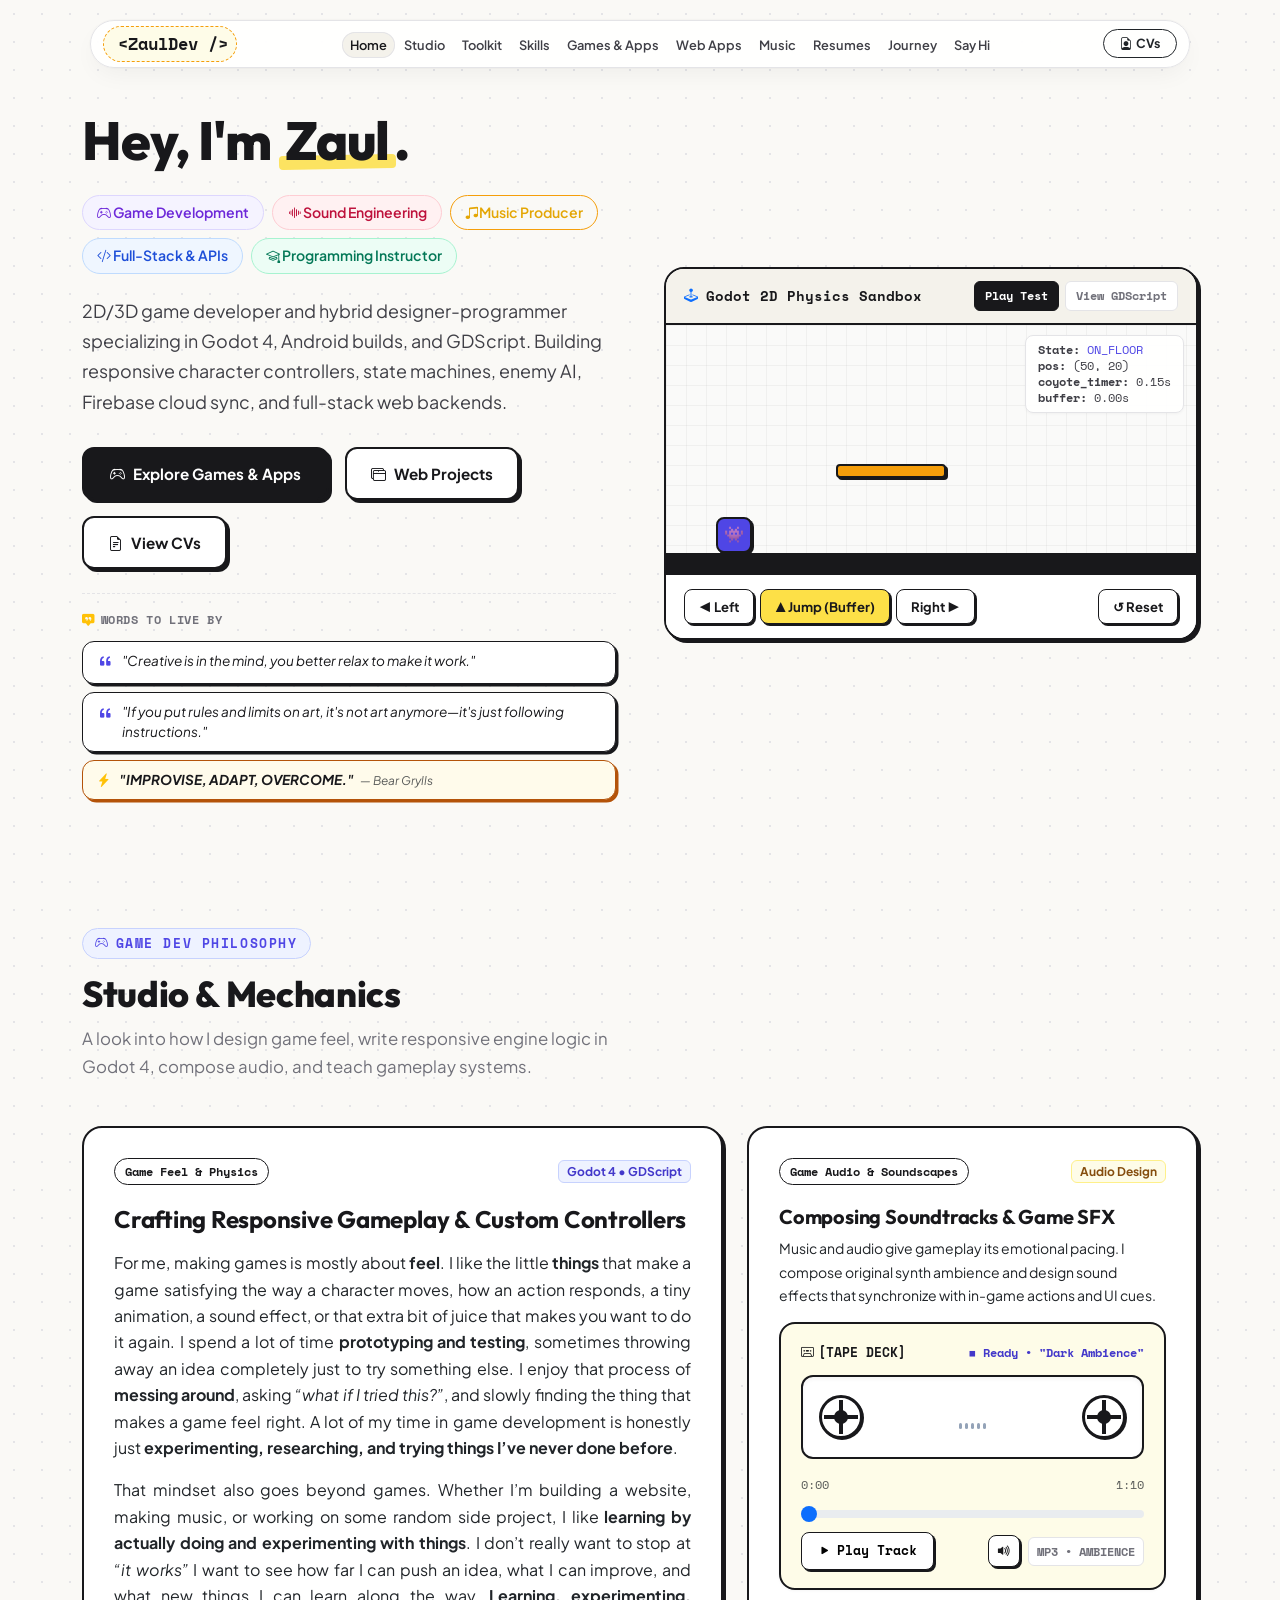
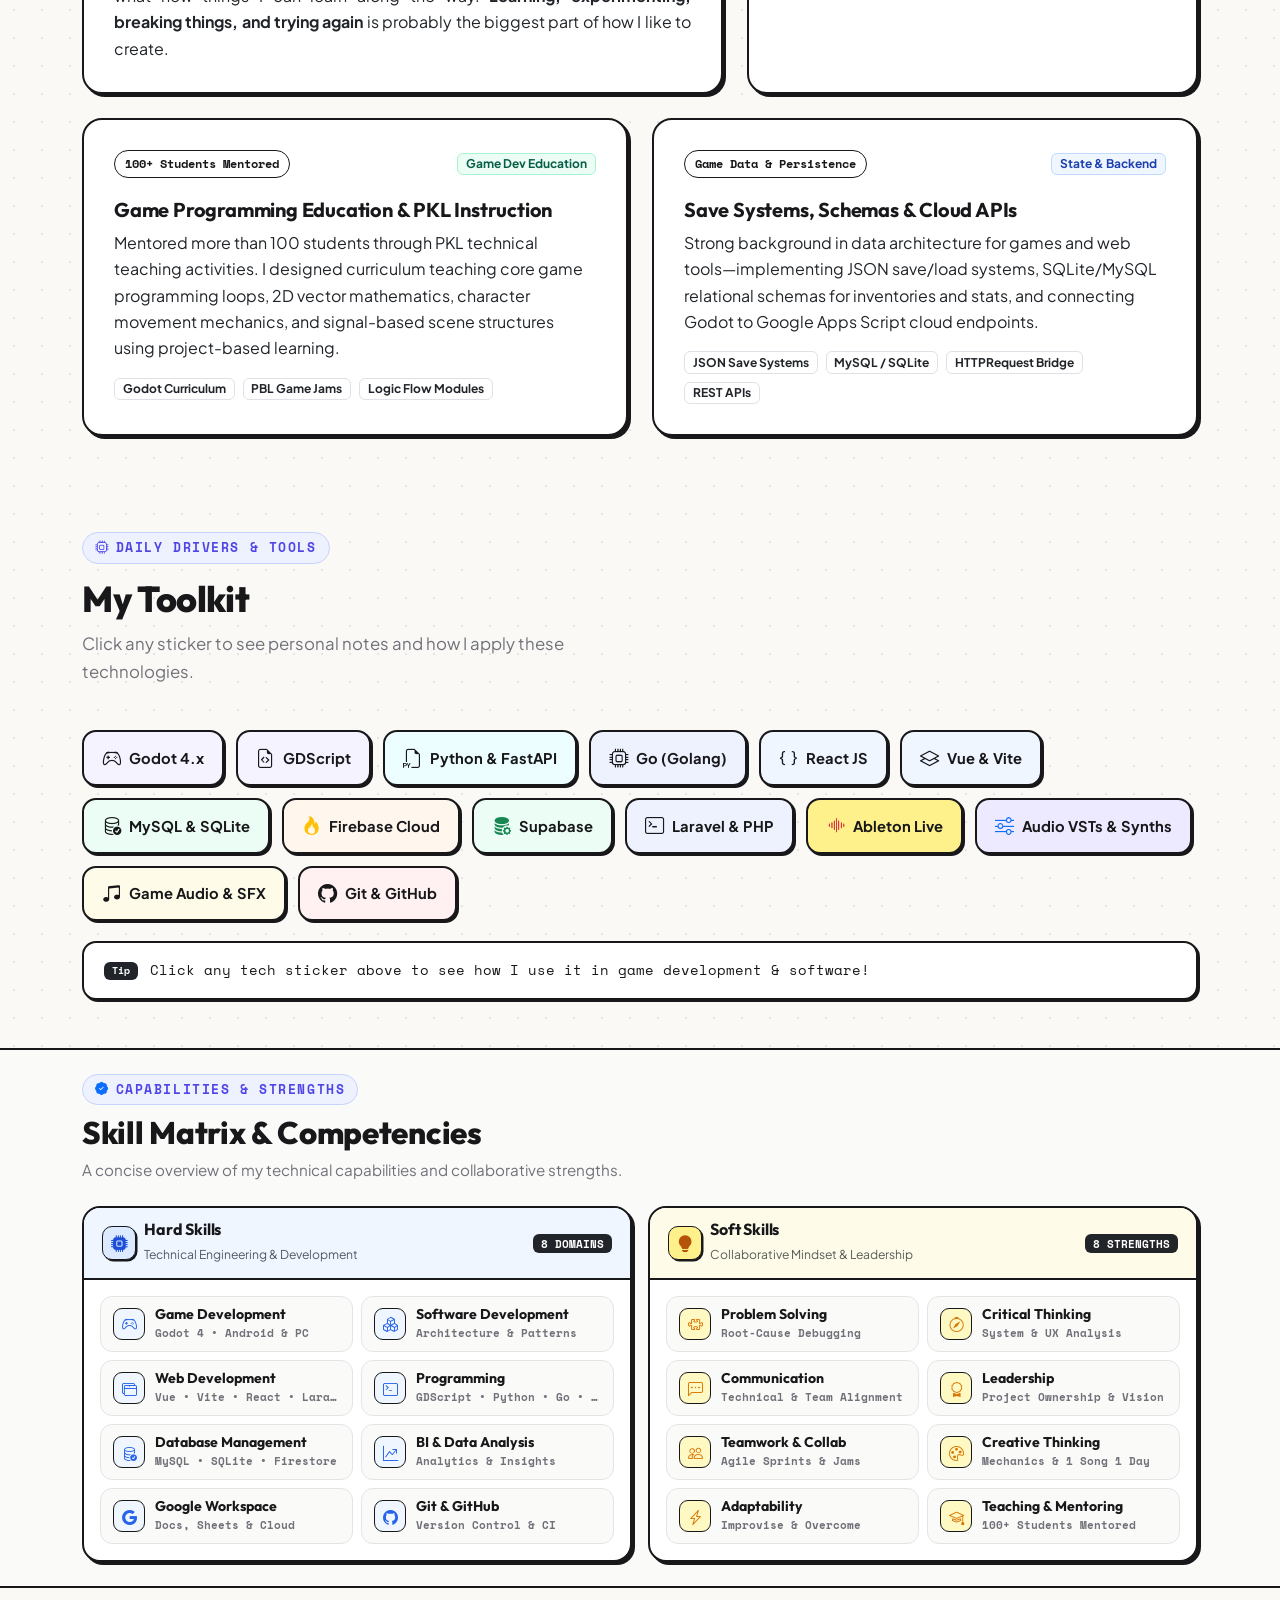
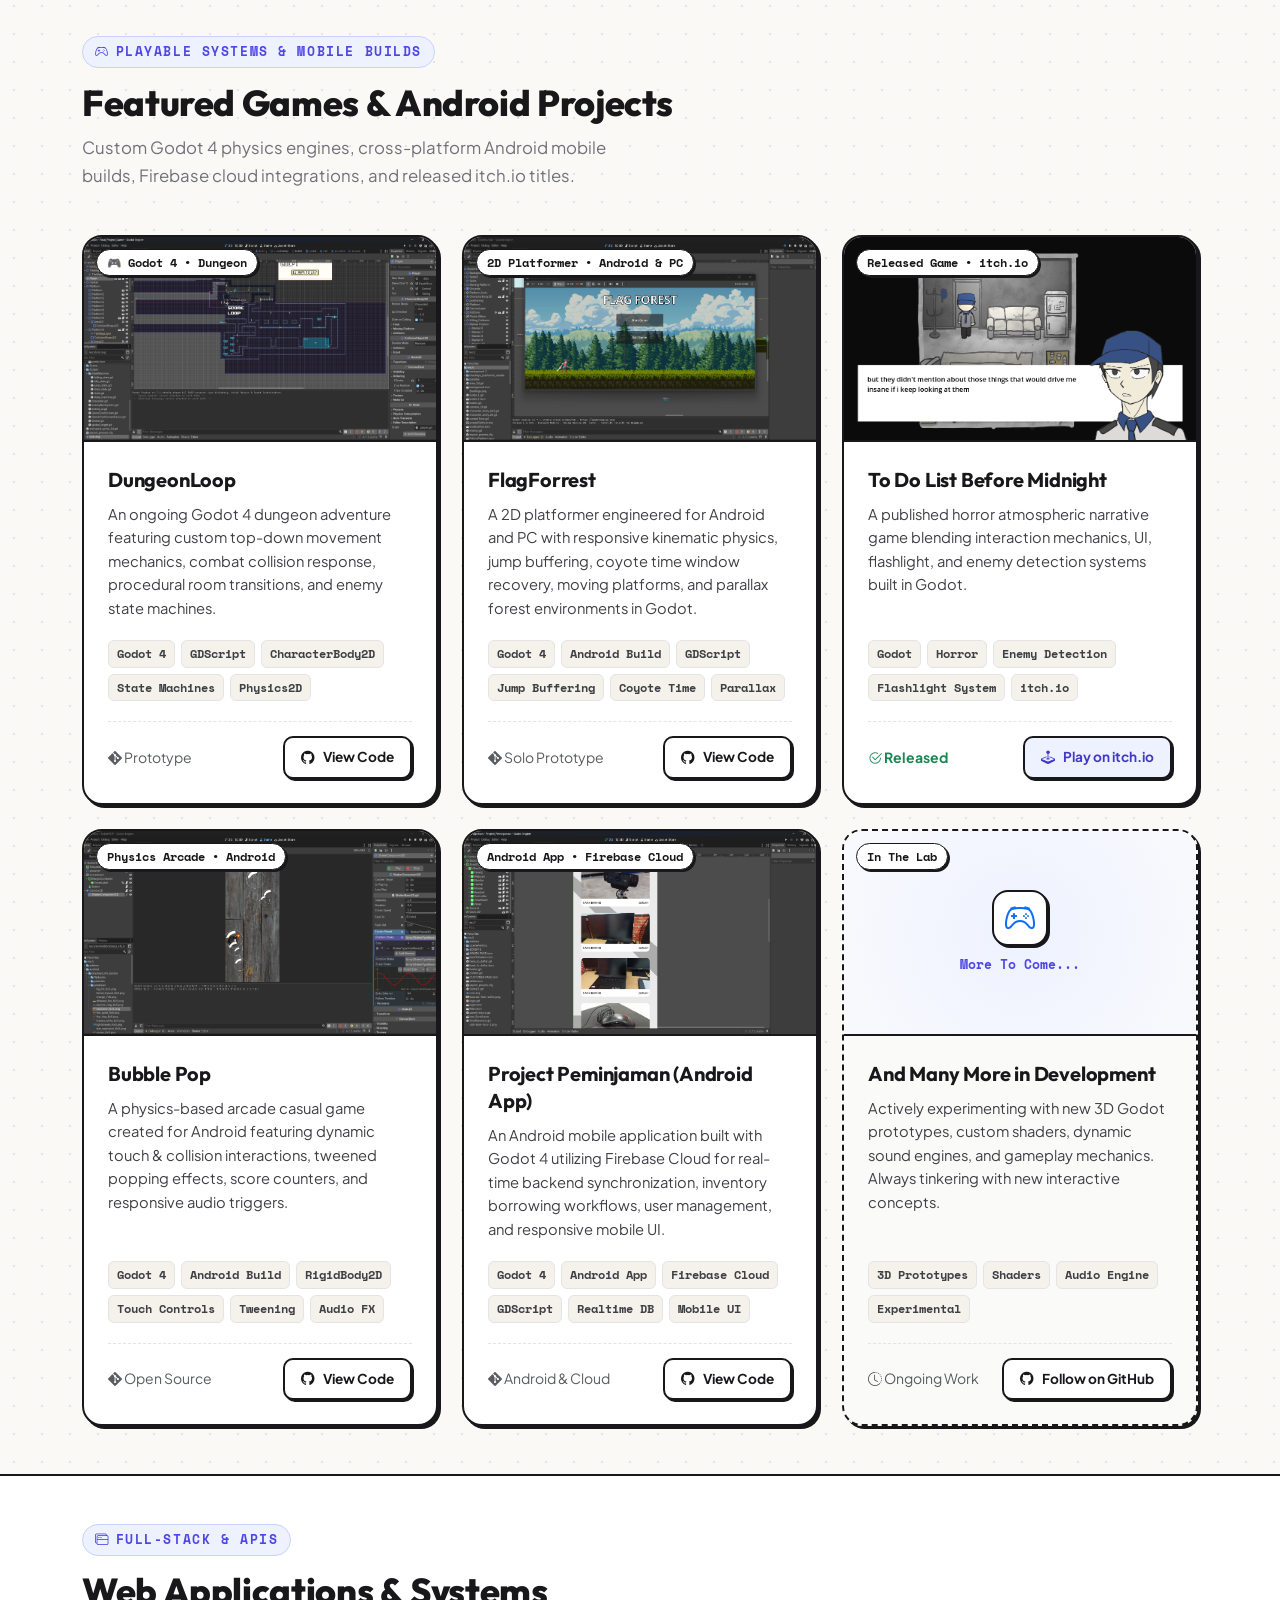
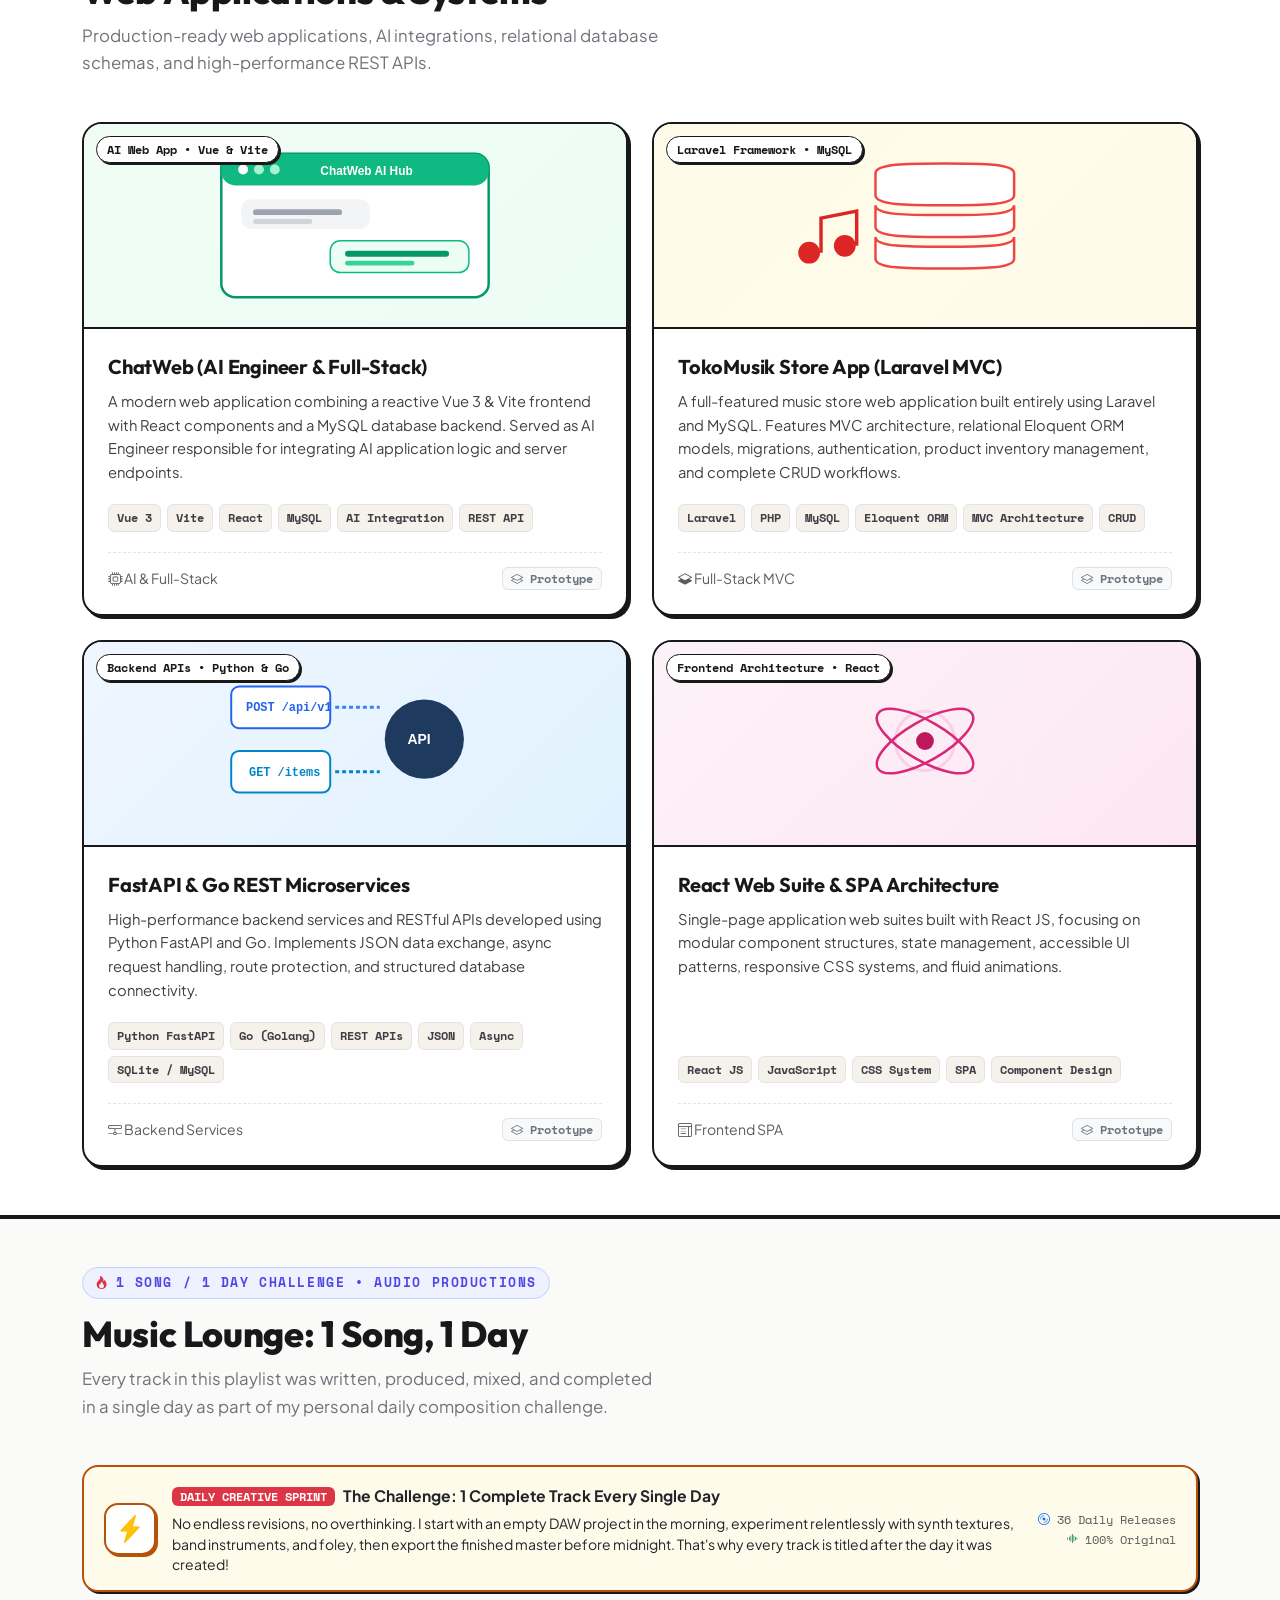
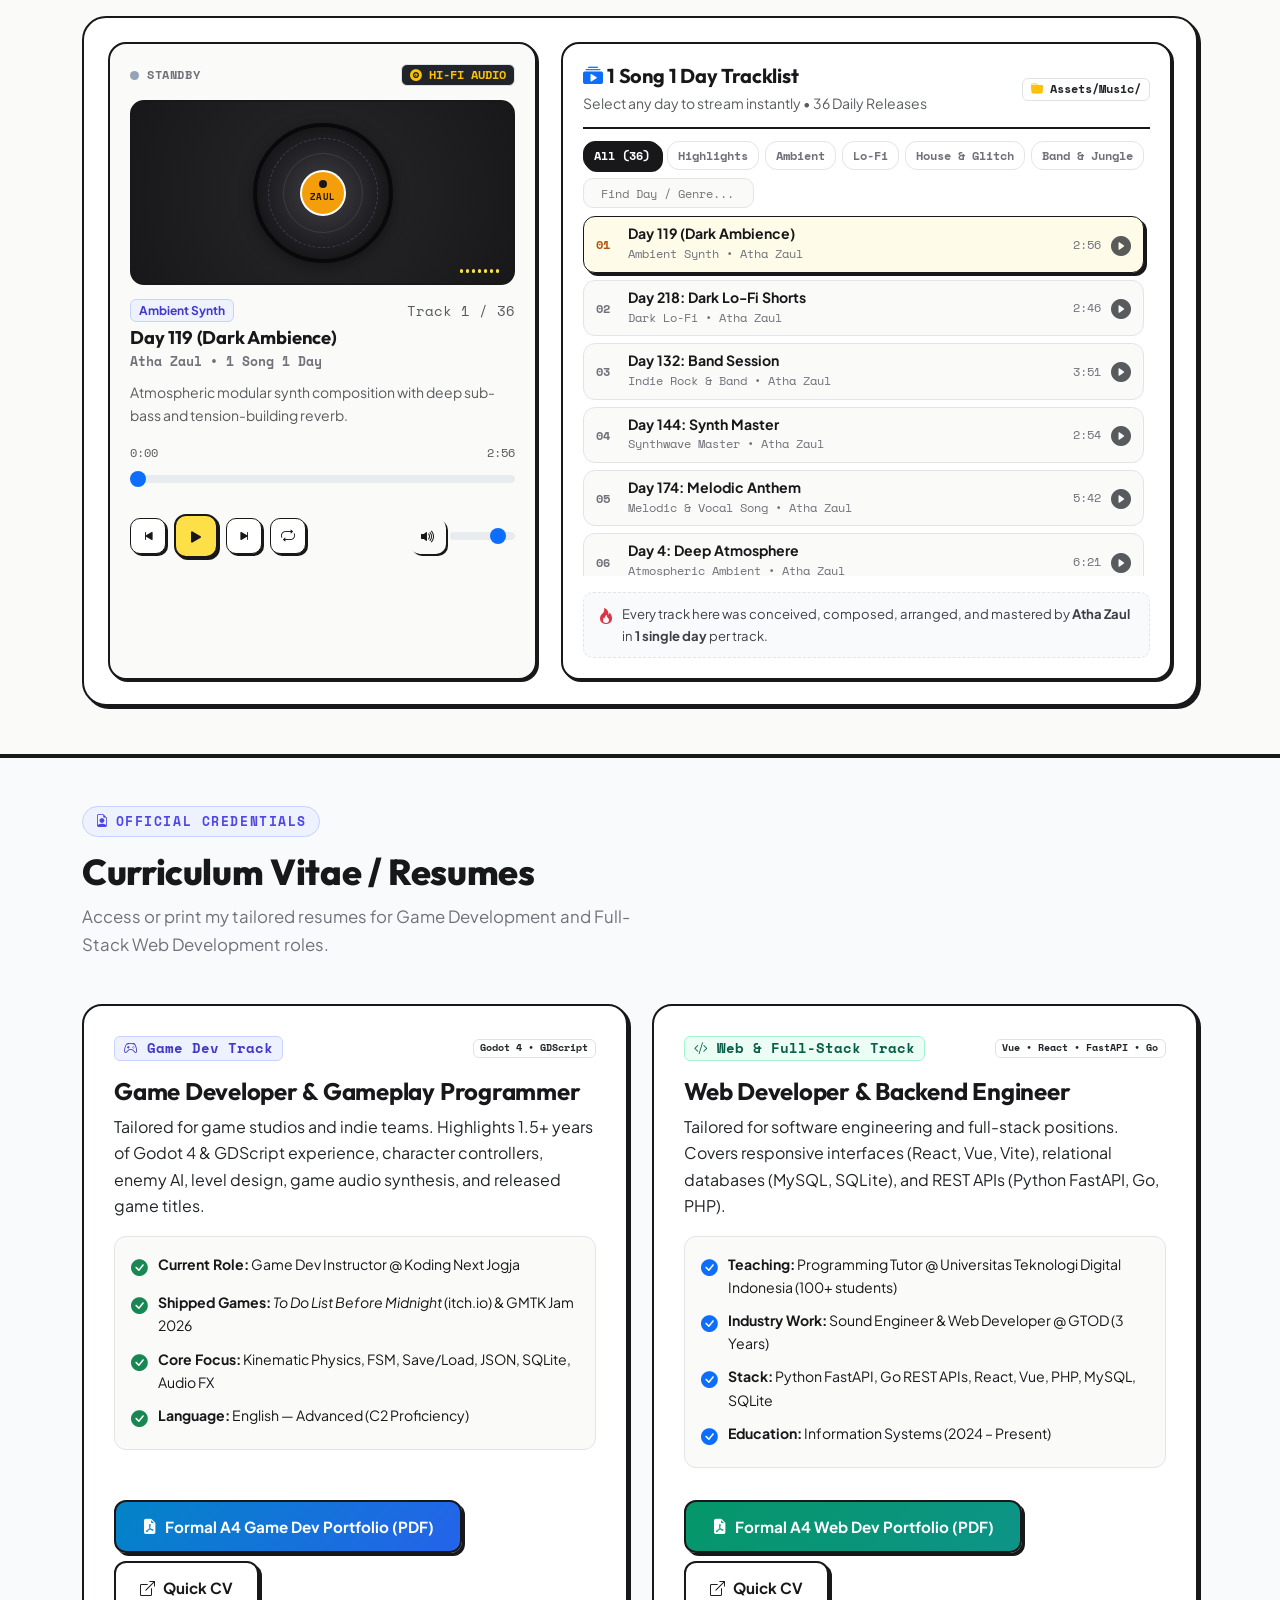
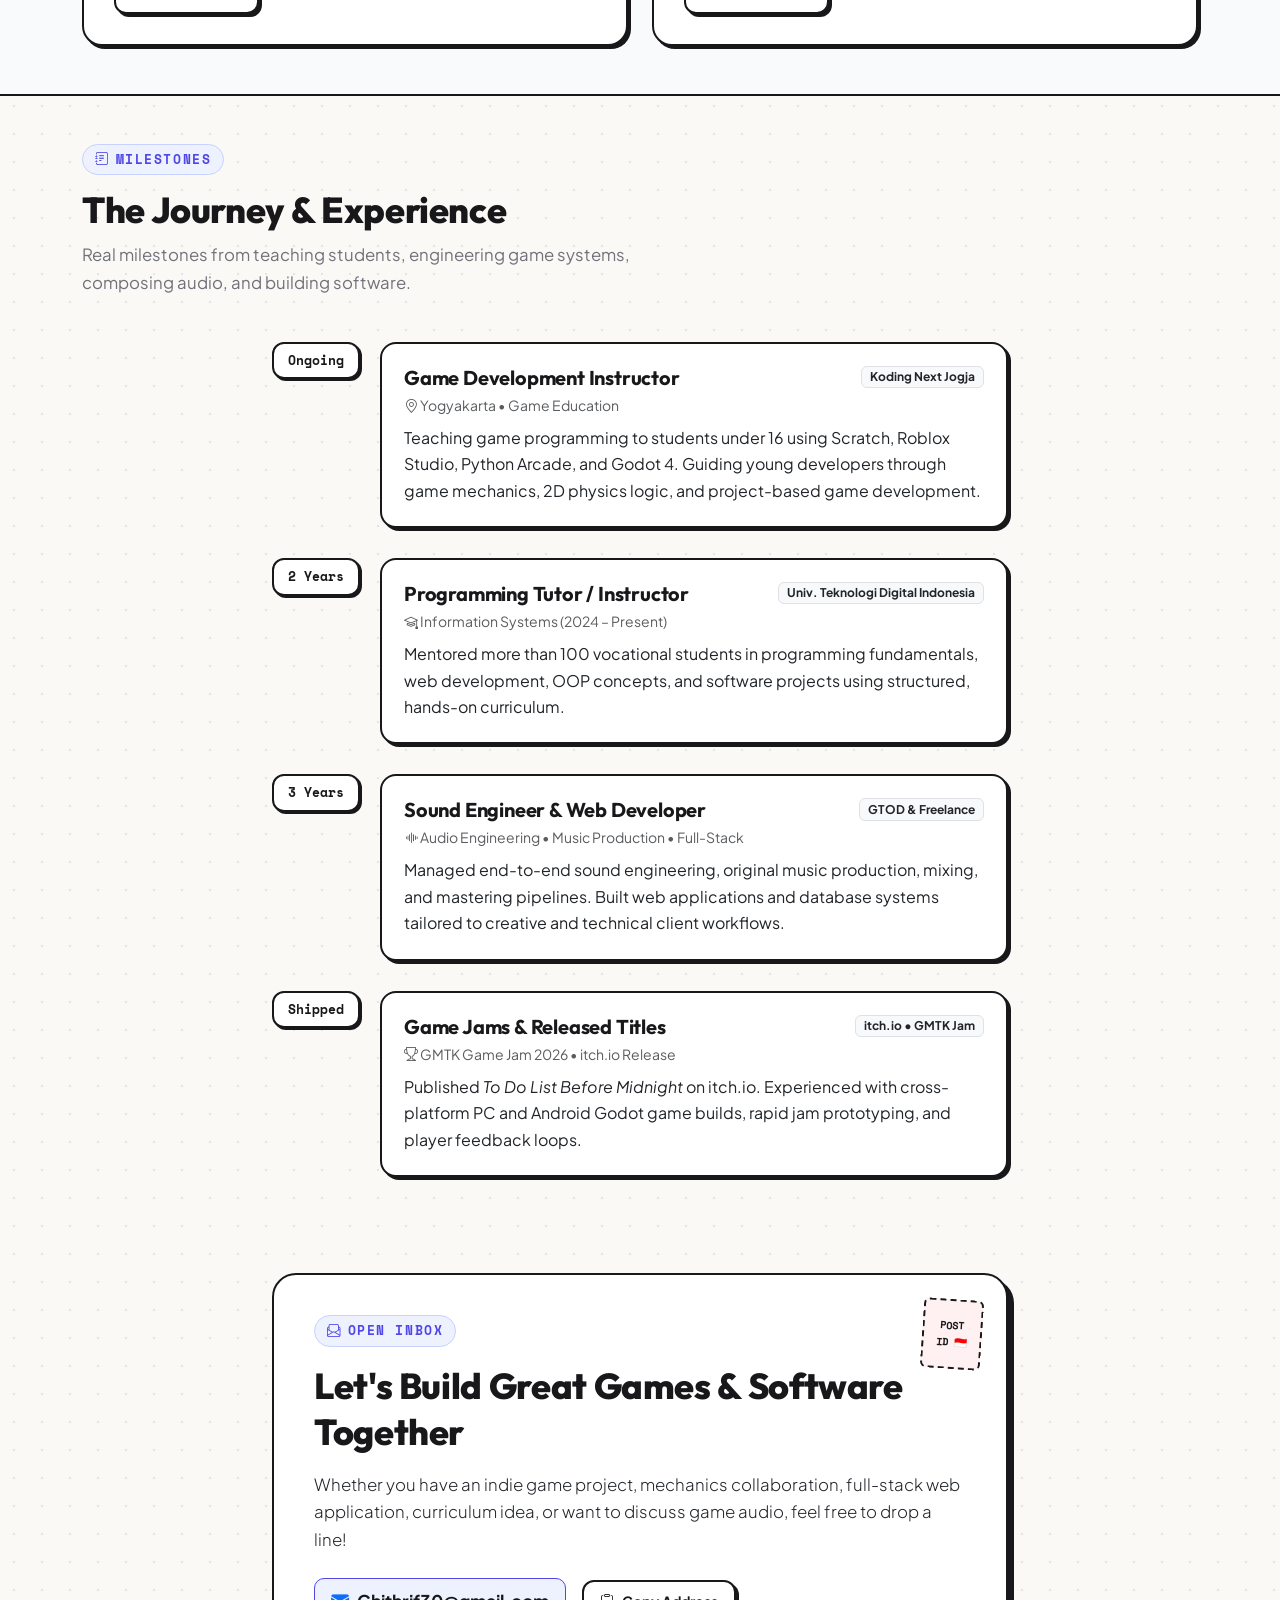
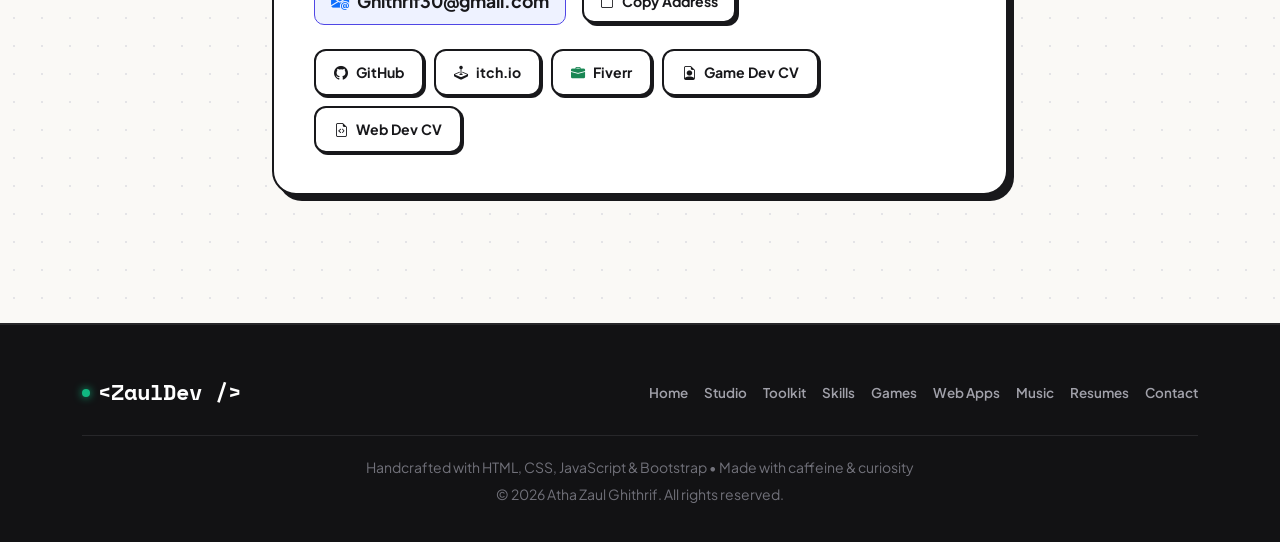
<file: index.html>
<!DOCTYPE html>
<html lang="en">

<head>
  <meta charset="UTF-8">
  <meta name="viewport" content="width=device-width, initial-scale=1.0">
  <title>Zaul — Game Developer, Programmer & Audio Creator</title>
  <meta name="description"
    content="Personal space of Zaul — College student, Godot 4 game developer, programmer, and audio creator engineering custom physics, gameplay mechanics, and interactive software.">

  <!-- Google Fonts -->
  <link rel="preconnect" href="https://fonts.googleapis.com">
  <link rel="preconnect" href="https://fonts.gstatic.com" crossorigin>
  <link
    href="https://fonts.googleapis.com/css2?family=Outfit:wght@500;600;700;800;900&family=Plus+Jakarta+Sans:wght@400;500;600;700;800&family=Space+Mono:ital,wght@0,400;0,700;1,400&display=swap"
    rel="stylesheet">

  <!-- Bootstrap 5 CSS -->
  <link href="https://cdn.jsdelivr.net/npm/bootstrap@5.3.2/dist/css/bootstrap.min.css" rel="stylesheet">

  <!-- Bootstrap Icons -->
  <link href="https://cdn.jsdelivr.net/npm/bootstrap-icons@1.11.2/font/bootstrap-icons.min.css" rel="stylesheet">

  <!-- Custom Creative Light Theme CSS -->
  <link href="css/style.css" rel="stylesheet">
</head>

<body>

  <!-- Floating Navigation Dock -->
  <header class="navbar-floating">
    <div class="nav-pill-container">
      <a class="nav-brand-playful" href="#home">
        <span></span> &lt;ZaulDev /&gt;
      </a>

      <ul class="nav-links-wrap d-none d-lg-flex">
        <li><a class="nav-item-link active" href="#home">Home</a></li>
        <li><a class="nav-item-link" href="#about">Studio</a></li>
        <li><a class="nav-item-link" href="#toolkit">Toolkit</a></li>
        <li><a class="nav-item-link" href="#skills">Skills</a></li>
        <li><a class="nav-item-link" href="#lab">Games & Apps</a></li>
        <li><a class="nav-item-link" href="#web-projects">Web Apps</a></li>
        <li><a class="nav-item-link" href="#music">Music</a></li>
        <li><a class="nav-item-link" href="#resumes">Resumes</a></li>
        <li><a class="nav-item-link" href="#journey">Journey</a></li>
        <li><a class="nav-item-link" href="#contact">Say Hi</a></li>
      </ul>

      <div class="d-flex align-items-center gap-2">
        <a href="#resumes"
          class="btn btn-sm btn-outline-dark rounded-pill px-3 py-1 fw-bold d-none d-sm-inline-flex align-items-center gap-1"
          style="font-size: 0.78rem;">
          <i class="bi bi-file-earmark-person"></i> CVs
        </a>
        <button class="btn btn-sm d-lg-none p-1 border-0" id="mobile-menu-toggle" aria-label="Toggle navigation">
          <i class="bi bi-list fs-4"></i>
        </button>
      </div>
    </div>

    <!-- Mobile Dropdown Menu -->
    <div class="mobile-nav-drawer" id="mobile-nav-drawer">
      <a class="mobile-nav-link active" href="#home"><i class="bi bi-house"></i> Home</a>
      <a class="mobile-nav-link" href="#about"><i class="bi bi-compass"></i> Studio</a>
      <a class="mobile-nav-link" href="#toolkit"><i class="bi bi-cpu"></i> Toolkit</a>
      <a class="mobile-nav-link" href="#skills"><i class="bi bi-patch-check"></i> Skills Matrix</a>
      <a class="mobile-nav-link" href="#lab"><i class="bi bi-controller"></i> Games & Apps</a>
      <a class="mobile-nav-link" href="#web-projects"><i class="bi bi-window-stack"></i> Web Apps</a>
      <a class="mobile-nav-link" href="#music"><i class="bi bi-music-note-beamed"></i> Music Lounge</a>
      <a class="mobile-nav-link" href="#resumes"><i class="bi bi-file-earmark-person"></i> Resumes / CV</a>
      <a class="mobile-nav-link" href="#journey"><i class="bi bi-journal-text"></i> Journey</a>
      <a class="mobile-nav-link" href="#contact"><i class="bi bi-chat-heart"></i> Say Hi</a>
    </div>
  </header>

  <!-- Hero Section (Human & Interactive) -->
  <section id="home" class="hero-indie">
    <div class="container">
      <div class="row align-items-center g-5">
        <!-- Hero Intro Text -->
        <div class="col-lg-6 reveal">
          <!-- <div class="hero-tag-badge">
            <i class="bi bi-controller text-primary"></i> Godot 4 & Gameplay Systems Developer
          </div> -->

          <h1 class="hero-main-title">
            Hey, I'm <span class="highlight-pen">Zaul</span>.
          </h1>

          <div class="hero-roles-pills">
            <span class="role-pill role-pill-game"><i class="bi bi-controller"></i> Game Development</span>
            <span class="role-pill role-pill-music"><i class="bi bi-soundwave"></i> Sound Engineering</span>
            <span class="role-pill role-pill-music2"><i class="bi bi-music-note-beamed"></i>Music Producer</span>
            <span class="role-pill role-pill-web"><i class="bi bi-code-slash"></i> Full-Stack & APIs</span>
            <span class="role-pill role-pill-edu"><i class="bi bi-mortarboard"></i> Programming Instructor</span>
          </div>

          <p class="hero-bio-lead">
            2D/3D game developer and hybrid designer-programmer specializing in Godot 4, Android builds, and GDScript.
            Building responsive character controllers, state machines, enemy AI, Firebase cloud sync, and full-stack web
            backends.
          </p>

          <div class="d-flex flex-wrap gap-3 mb-4">
            <a href="#lab" class="btn-indie-primary">
              <i class="bi bi-controller"></i> Explore Games & Apps
            </a>
            <a href="#web-projects" class="btn-indie-secondary">
              <i class="bi bi-window-stack"></i> Web Projects
            </a>
            <a href="#resumes" class="btn-indie-secondary">
              <i class="bi bi-file-earmark-text"></i> View CVs
            </a>
          </div>

          <!-- Personal Philosophy / Words to Live By -->
          <div class="hero-mindset-wrap pt-3">
            <div class="mindset-label">
              <i class="bi bi-chat-square-quote-fill text-warning"></i> <span>Words to Live By</span>
            </div>
            <div class="mindset-quotes-stack">
              <div class="mindset-quote-item">
                <i class="bi bi-quote quote-icon"></i>
                <span class="quote-text">"Creative is in the mind, you better relax to make it work."</span>
              </div>
              <div class="mindset-quote-item">
                <i class="bi bi-quote quote-icon"></i>
                <span class="quote-text">"If you put rules and limits on art, it's not art anymore—it's just following
                  instructions."</span>
              </div>
              <div class="mindset-quote-item highlight-bear">
                <i class="bi bi-lightning-charge-fill text-warning"></i>
                <span class="quote-text"><strong>"IMPROVISE, ADAPT, OVERCOME."</strong> <span
                    class="text-muted small ms-1">— Bear Grylls</span></span>
              </div>
            </div>
          </div>
        </div>

        <!-- Hero Right: Interactive 2D Physics Simulator -->
        <div class="col-lg-6 reveal">
          <div class="hero-sandbox-card">
            <div class="sandbox-header">
              <div class="sandbox-title">
                <i class="bi bi-joystick text-primary"></i> Godot 2D Physics Sandbox
              </div>
              <div class="sandbox-tabs">
                <button class="sandbox-tab-btn active" id="tab-sim">Play Test</button>
                <button class="sandbox-tab-btn" id="tab-code">View GDScript</button>
              </div>
            </div>

            <!-- Canvas Simulator View -->
            <div class="sandbox-canvas-area" id="sandbox-canvas">
              <div class="sandbox-telemetry" id="sandbox-telemetry">
                <div><strong>State:</strong> <span style="color: #4f46e5;">ON_FLOOR</span></div>
                <div><strong>pos:</strong> (50, 20)</div>
                <div><strong>coyote_timer:</strong> 0.15s</div>
                <div><strong>buffer:</strong> 0.00s</div>
              </div>

              <!-- Moving Platform -->
              <div class="physics-platform"></div>

              <!-- Character Box -->
              <div class="physics-character" id="physics-char">👾</div>

              <!-- Floor Ground -->
              <div class="physics-floor"></div>
            </div>

            <!-- GDScript Code View (Hidden by default) -->
            <div id="sandbox-code"
              style="display: none; padding: 20px; background: #ffffff; min-height: 250px; font-family: var(--font-mono); font-size: 0.78rem; overflow-x: auto;">
              <pre style="margin: 0; color: #334155;">
<span style="color: #d946ef; font-weight: bold;">extends</span> CharacterBody2D

<span style="color: #d946ef; font-weight: bold;">const</span> SPEED = 300.0
<span style="color: #d946ef; font-weight: bold;">const</span> JUMP_VELOCITY = -400.0
<span style="color: #94a3b8;"># Coyote time & jump buffer for game feel</span>
<span style="color: #d946ef; font-weight: bold;">var</span> coyote_timer = 0.15

<span style="color: #4f46e5; font-weight: bold;">func</span> _physics_process(delta):
    <span style="color: #d946ef; font-weight: bold;">if not</span> is_on_floor():
        velocity.y += gravity * delta
    <span style="color: #d946ef; font-weight: bold;">if</span> Input.is_action_just_pressed("jump"):
        velocity.y = JUMP_VELOCITY
    move_and_slide()
</pre>
            </div>

            <!-- Interactive Controller Bar -->
            <div class="sandbox-controls-bar" id="sandbox-controls">
              <div class="sandbox-btn-group">
                <button class="sandbox-action-btn" id="btn-left">◀ Left</button>
                <button class="sandbox-action-btn jump-btn" id="btn-jump">▲ Jump (Buffer)</button>
                <button class="sandbox-action-btn" id="btn-right">Right ▶</button>
              </div>
              <button class="sandbox-action-btn" id="btn-reset" title="Reset position">↺ Reset</button>
            </div>
          </div>
        </div>
      </div>
    </div>
  </section>

  <!-- Studio / About Bento Section -->
  <section id="about" class="py-5">
    <div class="container">
      <div class="section-indie-header">
        <span class="section-kicker"><i class="bi bi-controller"></i> Game Dev Philosophy</span>
        <h2 class="section-big-title">Studio & Mechanics</h2>
        <p class="section-subtitle-text">
          A look into how I design game feel, write responsive engine logic in Godot 4, compose audio, and teach
          gameplay systems.
        </p>
      </div>

      <div class="row g-4">
        <!-- Bento Card 1: Core Approach -->
        <div class="col-lg-7">
          <div class="bento-card">
            <div class="bento-card-header">
              <span class="bento-tag">Game Feel & Physics</span>
              <span class="badge" style="background: #eef2ff; color: #4338ca; border: 1px solid #c7d2fe;">Godot 4 •
                GDScript</span>
            </div>
            <h3 class="h4 fw-bold mb-3">Crafting Responsive Gameplay & Custom Controllers</h3>
            <p class="text-body mb-3" style="text-align: justify;">
              For me, making games is mostly about <b>feel</b>. I like the little <b>things</b> that make a game
              satisfying the way a
              character moves,
              how an action responds, a tiny animation, a sound effect, or that extra bit of juice that makes you want
              to do it again.
              I spend a lot of time <b>prototyping and testing</b>, sometimes throwing away an idea completely just to
              try
              something else. I enjoy that process of <b>messing around</b>,
              asking <i>“what if I tried this?”</i>, and slowly finding the thing that makes a game feel right.
              A lot of my time in game development is honestly just <b>experimenting, researching, and trying things
                I’ve</b>
              <b>never done before</b>.

            </p>
            <p class="text-body mb-0" style="text-align: justify;">
              That mindset also goes beyond games. Whether I’m building a website, making music, or working on some
              random side project,
              I like <b>learning by actually doing and experimenting with things</b>.
              I don’t really want to stop at <i>“it works”</i> I want to see how far I can push an idea, what I can
              improve,
              and what new things I can learn along the way.
              <b>Learning, experimenting, breaking things, and trying again</b> is probably the biggest part of how I
              like to
              create.

            </p>
          </div>
        </div>

        <!-- Bento Card 2: The Music & Sound Connection -->
        <div class="col-lg-5">
          <div class="bento-card">
            <div class="bento-card-header">
              <span class="bento-tag">Game Audio & Soundscapes</span>
              <span class="badge" style="background: #fefce8; color: #854d0e; border: 1px solid #fef08a;">Audio
                Design</span>
            </div>
            <h4 class="h5 fw-bold mb-2">Composing Soundtracks & Game SFX</h4>
            <p class="small text-body mb-2">
              Music and audio give gameplay its emotional pacing. I compose original synth ambience and design sound
              effects that synchronize with in-game actions and UI cues.
            </p>

            <!-- Interactive Audio Cassette Tape Widget -->
            <div class="audio-tape-widget">
              <audio id="tape-audio" src="Assets/Dark Ambience.mp3" preload="metadata"></audio>

              <div class="tape-header">
                <span class="d-flex align-items-center gap-1">
                  <i class="bi bi-cassette"></i> [TAPE DECK]
                </span>
                <span id="tape-status" class="tape-status-text">■ Ready • "Dark Ambience"</span>
              </div>

              <!-- Cassette Tape Window -->
              <div class="tape-window">
                <div class="tape-reels">
                  <div class="tape-reel reel-left">
                    <div class="reel-spokes"></div>
                  </div>
                  <div class="tape-middle-bridge">
                    <div class="tape-wave-bars" id="tape-wave-bars">
                      <span class="wave-bar"></span>
                      <span class="wave-bar"></span>
                      <span class="wave-bar"></span>
                      <span class="wave-bar"></span>
                      <span class="wave-bar"></span>
                    </div>
                  </div>
                  <div class="tape-reel reel-right">
                    <div class="reel-spokes"></div>
                  </div>
                </div>
              </div>

              <!-- Audio Scrub & Time Tracker -->
              <div class="tape-progress-wrap mt-3">
                <div class="d-flex justify-content-between text-muted"
                  style="font-family: var(--font-mono); font-size: 0.72rem; margin-bottom: 4px;">
                  <span id="tape-current-time">0:00</span>
                  <span id="tape-duration">--:--</span>
                </div>
                <input type="range" class="form-range tape-scrubber" id="tape-scrubber" min="0" max="100" value="0"
                  step="0.1">
              </div>

              <div class="tape-controls mt-2">
                <button class="btn-tape-play" id="btn-tape-play">
                  <i class="bi bi-play-fill"></i> Play Track
                </button>
                <div class="d-flex align-items-center gap-2">
                  <button class="btn-tape-mute" id="btn-tape-mute" title="Toggle Mute">
                    <i class="bi bi-volume-up-fill"></i>
                  </button>
                  <span class="tape-format-badge">MP3 • AMBIENCE</span>
                </div>
              </div>
            </div>
          </div>
        </div>

        <!-- Bento Card 3: Teaching & Mentorship -->
        <div class="col-lg-6">
          <div class="bento-card">
            <div class="bento-card-header">
              <span class="bento-tag">100+ Students Mentored</span>
              <span class="badge" style="background: #ecfdf5; color: #065f46; border: 1px solid #a7f3d0;">Game Dev
                Education</span>
            </div>
            <h4 class="h5 fw-bold mb-2">Game Programming Education & PKL Instruction</h4>
            <p class="text-body mb-3">
              Mentored more than 100 students through PKL technical teaching activities. I designed curriculum teaching
              core game programming loops, 2D vector mathematics, character movement mechanics, and signal-based scene
              structures using project-based learning.
            </p>
            <div class="d-flex flex-wrap gap-2">
              <span class="badge bg-white text-dark border">Godot Curriculum</span>
              <span class="badge bg-white text-dark border">PBL Game Jams</span>
              <span class="badge bg-white text-dark border">Logic Flow Modules</span>
            </div>
          </div>
        </div>

        <!-- Bento Card 4: Databases & Backend -->
        <div class="col-lg-6">
          <div class="bento-card">
            <div class="bento-card-header">
              <span class="bento-tag">Game Data & Persistence</span>
              <span class="badge" style="background: #eff6ff; color: #1e40af; border: 1px solid #bfdbfe;">State &
                Backend</span>
            </div>
            <h4 class="h5 fw-bold mb-2">Save Systems, Schemas & Cloud APIs</h4>
            <p class="text-body mb-3">
              Strong background in data architecture for games and web tools—implementing JSON save/load systems,
              SQLite/MySQL relational schemas for inventories and stats, and connecting Godot to Google Apps Script
              cloud endpoints.
            </p>
            <div class="d-flex flex-wrap gap-2">
              <span class="badge bg-white text-dark border">JSON Save Systems</span>
              <span class="badge bg-white text-dark border">MySQL / SQLite</span>
              <span class="badge bg-white text-dark border">HTTPRequest Bridge</span>
              <span class="badge bg-white text-dark border">REST APIs</span>
            </div>
          </div>
        </div>
      </div>
    </div>
  </section>

  <!-- Interactive Toolkit / Sticker Canvas -->
  <section id="toolkit" class="py-5">
    <div class="container">
      <div class="section-indie-header">
        <span class="section-kicker"><i class="bi bi-cpu"></i> Daily Drivers & Tools</span>
        <h2 class="section-big-title">My Toolkit</h2>
        <p class="section-subtitle-text">
          Click any sticker to see personal notes and how I apply these technologies.
        </p>
      </div>

      <!-- Tactile Sticker Board -->
      <div class="sticker-grid reveal-stagger">
        <div class="tech-sticker sticker-godot" data-tech="Godot 4">
          <i class="bi bi-controller"></i> Godot 4.x
        </div>
        <div class="tech-sticker sticker-godot" data-tech="GDScript">
          <i class="bi bi-file-earmark-code"></i> GDScript
        </div>
        <div class="tech-sticker sticker-python" data-tech="Python & FastAPI">
          <i class="bi bi-filetype-py"></i> Python & FastAPI
        </div>
        <div class="tech-sticker sticker-php" data-tech="Go">
          <i class="bi bi-cpu"></i> Go (Golang)
        </div>
        <div class="tech-sticker sticker-react" data-tech="React JS">
          <i class="bi bi-braces"></i> React JS
        </div>
        <div class="tech-sticker sticker-react" data-tech="Vue & Vite">
          <i class="bi bi-layers"></i> Vue & Vite
        </div>
        <div class="tech-sticker sticker-mysql" data-tech="MySQL & SQLite">
          <i class="bi bi-database-check"></i> MySQL & SQLite
        </div>
        <div class="tech-sticker sticker-firebase" data-tech="Firebase">
          <i class="bi bi-fire text-warning"></i> Firebase Cloud
        </div>
        <div class="tech-sticker sticker-supabase" data-tech="Supabase">
          <i class="bi bi-database-fill-gear text-success"></i> Supabase
        </div>
        <div class="tech-sticker sticker-php" data-tech="Laravel & PHP">
          <i class="bi bi-terminal"></i> Laravel & PHP
        </div>
        <div class="tech-sticker sticker-audio" data-tech="Ableton Live">
          <i class="bi bi-soundwave text-danger"></i> Ableton Live
        </div>
        <div class="tech-sticker sticker-vst" data-tech="Audio VSTs">
          <i class="bi bi-sliders text-primary"></i> Audio VSTs & Synths
        </div>
        <div class="tech-sticker sticker-js" data-tech="Sound Design">
          <i class="bi bi-music-note-beamed"></i> Game Audio & SFX
        </div>
        <div class="tech-sticker sticker-git" data-tech="Git & GitHub">
          <i class="bi bi-github"></i> Git & GitHub
        </div>
      </div>

      <!-- Live Interactive Note on Click -->
      <div class="sticker-info-box reveal">
        <span id="sticker-note-badge" class="badge bg-dark text-white px-2 py-1"> Tip</span>
        <span id="sticker-note-text">Click any tech sticker above to see how I use it in game development &
          software!</span>
      </div>
    </div>
  </section>

  <!-- Skill Matrix & Competencies Section (Hard Skills & Soft Skills) -->
  <section id="skills" class="py-4" style="background: #fafaf9; border-top: 2px solid var(--text-main); border-bottom: 2px solid var(--text-main);">
    <div class="container">
      <div class="section-indie-header mb-4">
        <span class="section-kicker mb-2"><i class="bi bi-patch-check-fill text-primary"></i> Capabilities & Strengths</span>
        <h2 class="section-big-title mb-1" style="font-size: 1.95rem;">Skill Matrix & Competencies</h2>
        <p class="section-subtitle-text mb-0" style="font-size: 0.95rem;">
          A concise overview of my technical capabilities and collaborative strengths.
        </p>
      </div>

      <div class="row g-3 align-items-stretch reveal-stagger">
        <!-- Column 1: Hard Skills -->
        <div class="col-lg-6">
          <div class="skills-deck-card h-100">
            <div class="skills-deck-header header-hard">
              <div class="d-flex align-items-center gap-2">
                <div class="skills-header-icon icon-hard">
                  <i class="bi bi-cpu-fill"></i>
                </div>
                <div>
                  <h3 class="h6 fw-bold mb-0">Hard Skills</h3>
                  <span class="small text-muted" style="font-size: 0.76rem;">Technical Engineering & Development</span>
                </div>
              </div>
              <span class="badge bg-dark text-white px-2 py-1" style="font-family: var(--font-mono); font-size: 0.70rem;">
                8 DOMAINS
              </span>
            </div>

            <div class="p-3">
              <div class="row g-2">
                <div class="col-sm-6">
                  <div class="compact-skill-tile">
                    <div class="skill-tile-icon icon-hard"><i class="bi bi-controller"></i></div>
                    <div class="skill-tile-info">
                      <div class="skill-tile-name">Game Development</div>
                      <div class="skill-tile-sub">Godot 4 • Android & PC</div>
                    </div>
                  </div>
                </div>

                <div class="col-sm-6">
                  <div class="compact-skill-tile">
                    <div class="skill-tile-icon icon-hard"><i class="bi bi-boxes"></i></div>
                    <div class="skill-tile-info">
                      <div class="skill-tile-name">Software Development</div>
                      <div class="skill-tile-sub">Architecture & Patterns</div>
                    </div>
                  </div>
                </div>

                <div class="col-sm-6">
                  <div class="compact-skill-tile">
                    <div class="skill-tile-icon icon-hard"><i class="bi bi-window-stack"></i></div>
                    <div class="skill-tile-info">
                      <div class="skill-tile-name">Web Development</div>
                      <div class="skill-tile-sub">Vue • Vite • React • Laravel</div>
                    </div>
                  </div>
                </div>

                <div class="col-sm-6">
                  <div class="compact-skill-tile">
                    <div class="skill-tile-icon icon-hard"><i class="bi bi-terminal"></i></div>
                    <div class="skill-tile-info">
                      <div class="skill-tile-name">Programming</div>
                      <div class="skill-tile-sub">GDScript • Python • Go • PHP</div>
                    </div>
                  </div>
                </div>

                <div class="col-sm-6">
                  <div class="compact-skill-tile">
                    <div class="skill-tile-icon icon-hard"><i class="bi bi-database-check"></i></div>
                    <div class="skill-tile-info">
                      <div class="skill-tile-name">Database Management</div>
                      <div class="skill-tile-sub">MySQL • SQLite • Firestore</div>
                    </div>
                  </div>
                </div>

                <div class="col-sm-6">
                  <div class="compact-skill-tile">
                    <div class="skill-tile-icon icon-hard"><i class="bi bi-graph-up-arrow"></i></div>
                    <div class="skill-tile-info">
                      <div class="skill-tile-name">BI & Data Analysis</div>
                      <div class="skill-tile-sub">Analytics & Insights</div>
                    </div>
                  </div>
                </div>

                <div class="col-sm-6">
                  <div class="compact-skill-tile">
                    <div class="skill-tile-icon icon-hard"><i class="bi bi-google"></i></div>
                    <div class="skill-tile-info">
                      <div class="skill-tile-name">Google Workspace</div>
                      <div class="skill-tile-sub">Docs, Sheets & Cloud</div>
                    </div>
                  </div>
                </div>

                <div class="col-sm-6">
                  <div class="compact-skill-tile">
                    <div class="skill-tile-icon icon-hard"><i class="bi bi-github"></i></div>
                    <div class="skill-tile-info">
                      <div class="skill-tile-name">Git & GitHub</div>
                      <div class="skill-tile-sub">Version Control & CI</div>
                    </div>
                  </div>
                </div>
              </div>
            </div>
          </div>
        </div>

        <!-- Column 2: Soft Skills -->
        <div class="col-lg-6">
          <div class="skills-deck-card h-100">
            <div class="skills-deck-header header-soft">
              <div class="d-flex align-items-center gap-2">
                <div class="skills-header-icon icon-soft">
                  <i class="bi bi-lightbulb-fill"></i>
                </div>
                <div>
                  <h3 class="h6 fw-bold mb-0">Soft Skills</h3>
                  <span class="small text-muted" style="font-size: 0.76rem;">Collaborative Mindset & Leadership</span>
                </div>
              </div>
              <span class="badge bg-dark text-white px-2 py-1" style="font-family: var(--font-mono); font-size: 0.70rem;">
                8 STRENGTHS
              </span>
            </div>

            <div class="p-3">
              <div class="row g-2">
                <div class="col-sm-6">
                  <div class="compact-skill-tile">
                    <div class="skill-tile-icon icon-soft"><i class="bi bi-puzzle"></i></div>
                    <div class="skill-tile-info">
                      <div class="skill-tile-name">Problem Solving</div>
                      <div class="skill-tile-sub">Root-Cause Debugging</div>
                    </div>
                  </div>
                </div>

                <div class="col-sm-6">
                  <div class="compact-skill-tile">
                    <div class="skill-tile-icon icon-soft"><i class="bi bi-compass"></i></div>
                    <div class="skill-tile-info">
                      <div class="skill-tile-name">Critical Thinking</div>
                      <div class="skill-tile-sub">System & UX Analysis</div>
                    </div>
                  </div>
                </div>

                <div class="col-sm-6">
                  <div class="compact-skill-tile">
                    <div class="skill-tile-icon icon-soft"><i class="bi bi-chat-left-dots"></i></div>
                    <div class="skill-tile-info">
                      <div class="skill-tile-name">Communication</div>
                      <div class="skill-tile-sub">Technical & Team Alignment</div>
                    </div>
                  </div>
                </div>

                <div class="col-sm-6">
                  <div class="compact-skill-tile">
                    <div class="skill-tile-icon icon-soft"><i class="bi bi-award"></i></div>
                    <div class="skill-tile-info">
                      <div class="skill-tile-name">Leadership</div>
                      <div class="skill-tile-sub">Project Ownership & Vision</div>
                    </div>
                  </div>
                </div>

                <div class="col-sm-6">
                  <div class="compact-skill-tile">
                    <div class="skill-tile-icon icon-soft"><i class="bi bi-people"></i></div>
                    <div class="skill-tile-info">
                      <div class="skill-tile-name">Teamwork & Collab</div>
                      <div class="skill-tile-sub">Agile Sprints & Jams</div>
                    </div>
                  </div>
                </div>

                <div class="col-sm-6">
                  <div class="compact-skill-tile">
                    <div class="skill-tile-icon icon-soft"><i class="bi bi-palette"></i></div>
                    <div class="skill-tile-info">
                      <div class="skill-tile-name">Creative Thinking</div>
                      <div class="skill-tile-sub">Mechanics & 1 Song 1 Day</div>
                    </div>
                  </div>
                </div>

                <div class="col-sm-6">
                  <div class="compact-skill-tile">
                    <div class="skill-tile-icon icon-soft"><i class="bi bi-lightning-charge"></i></div>
                    <div class="skill-tile-info">
                      <div class="skill-tile-name">Adaptability</div>
                      <div class="skill-tile-sub">Improvise & Overcome</div>
                    </div>
                  </div>
                </div>

                <div class="col-sm-6">
                  <div class="compact-skill-tile">
                    <div class="skill-tile-icon icon-soft"><i class="bi bi-mortarboard"></i></div>
                    <div class="skill-tile-info">
                      <div class="skill-tile-name">Teaching & Mentoring</div>
                      <div class="skill-tile-sub">100+ Students Mentored</div>
                    </div>
                  </div>
                </div>
              </div>
            </div>
          </div>
        </div>
      </div>
    </div>
  </section>

  <!-- Featured Games & Android Projects -->
  <section id="lab" class="py-5">
    <div class="container">
      <div class="section-indie-header">
        <span class="section-kicker"><i class="bi bi-controller"></i> Playable Systems & Mobile Builds</span>
        <h2 class="section-big-title">Featured Games & Android Projects</h2>
        <p class="section-subtitle-text">
          Custom Godot 4 physics engines, cross-platform Android mobile builds, Firebase cloud integrations, and
          released itch.io titles.
        </p>
      </div>

      <div class="row row-cols-1 row-cols-md-2 row-cols-lg-3 g-4 reveal-stagger">
        <!-- Project 1: DungeonLoop -->
        <div class="col-lg-6 col-xl-4">
          <div class="project-card-devlog">
            <div class="project-cover-art">
              <span class="project-category-sticker">🎮 Godot 4 • Dungeon</span>
              <img src="Assets/Project ScreenShoot/DungeonLoop.png" alt="Dungeon Loop Game Screenshot"
                class="project-cover-img" loading="lazy">
            </div>
            <div class="project-body">
              <h3 class="project-devlog-title">DungeonLoop</h3>
              <p class="project-devlog-desc">
                An ongoing Godot 4 dungeon adventure featuring custom top-down movement mechanics, combat collision
                response, procedural room transitions, and enemy state machines.
              </p>
              <div class="project-chips-list">
                <span class="project-chip">Godot 4</span>
                <span class="project-chip">GDScript</span>
                <span class="project-chip">CharacterBody2D</span>
                <span class="project-chip">State Machines</span>
                <span class="project-chip">Physics2D</span>
              </div>
              <div class="project-actions">
                <span class="small text-muted"><i class="bi bi-git"></i> Prototype</span>
                <a href="https://github.com/Zlraul/dungeonLoop" target="_blank" class="btn-repo-link">
                  <i class="bi bi-github"></i> View Code
                </a>
              </div>
            </div>
          </div>
        </div>

        <!-- Project 2: FlagForrest -->
        <div class="col-lg-6 col-xl-4">
          <div class="project-card-devlog">
            <div class="project-cover-art">
              <span class="project-category-sticker">2D Platformer • Android & PC</span>
              <img src="Assets/Project ScreenShoot/FlagForrest.png" alt="Flag Forrest Game Screenshot"
                class="project-cover-img" loading="lazy">
            </div>
            <div class="project-body">
              <h3 class="project-devlog-title">FlagForrest</h3>
              <p class="project-devlog-desc">
                A 2D platformer engineered for Android and PC with responsive kinematic physics, jump buffering, coyote
                time window recovery, moving platforms, and parallax forest environments in Godot.
              </p>
              <div class="project-chips-list">
                <span class="project-chip">Godot 4</span>
                <span class="project-chip">Android Build</span>
                <span class="project-chip">GDScript</span>
                <span class="project-chip">Jump Buffering</span>
                <span class="project-chip">Coyote Time</span>
                <span class="project-chip">Parallax</span>
              </div>
              <div class="project-actions">
                <span class="small text-muted"><i class="bi bi-git"></i> Solo Prototype</span>
                <a href="https://github.com/Zlraul/FlagForest" target="_blank" class="btn-repo-link">
                  <i class="bi bi-github"></i> View Code
                </a>
              </div>
            </div>
          </div>
        </div>

        <!-- Project 3: ToDoListBeforeMidnight -->
        <div class="col-lg-6 col-xl-4">
          <div class="project-card-devlog">
            <div class="project-cover-art">
              <span class="project-category-sticker">Released Game • itch.io</span>
              <img src="Assets/Project ScreenShoot/ToDoListBeforeMidnigt.png" alt="ToDoListBeforeMidnight Screenshot"
                class="project-cover-img" loading="lazy">
            </div>
            <div class="project-body">
              <h3 class="project-devlog-title">To Do List Before Midnight</h3>
              <p class="project-devlog-desc">
                A published horror atmospheric narrative game blending interaction mechanics, UI, flashlight, and enemy
                detection systems built in Godot.
              </p>
              <div class="project-chips-list">
                <span class="project-chip">Godot</span>
                <span class="project-chip">Horror</span>
                <span class="project-chip">Enemy Detection</span>
                <span class="project-chip">Flashlight System</span>
                <span class="project-chip">itch.io</span>
              </div>
              <div class="project-actions">
                <span class="small text-success fw-bold"><i class="bi bi-check2-circle"></i> Released</span>
                <a href="https://arifucat1.itch.io/todolistbeforemidnight" target="_blank" class="btn-repo-link"
                  style="background: #eef2ff; color: #4338ca;">
                  <i class="bi bi-joystick"></i> Play on itch.io
                </a>
              </div>
            </div>
          </div>
        </div>

        <!-- Project 4: Bubble Pop -->
        <div class="col-lg-6 col-xl-4">
          <div class="project-card-devlog">
            <div class="project-cover-art">
              <span class="project-category-sticker">Physics Arcade • Android</span>
              <img src="Assets/Project ScreenShoot/bubblepop.png" alt="Bubble Pop Game Screenshot"
                class="project-cover-img" loading="lazy">
            </div>
            <div class="project-body">
              <h3 class="project-devlog-title">Bubble Pop</h3>
              <p class="project-devlog-desc">
                A physics-based arcade casual game created for Android featuring dynamic touch & collision interactions,
                tweened popping effects, score counters, and responsive audio triggers.
              </p>
              <div class="project-chips-list">
                <span class="project-chip">Godot 4</span>
                <span class="project-chip">Android Build</span>
                <span class="project-chip">RigidBody2D</span>
                <span class="project-chip">Touch Controls</span>
                <span class="project-chip">Tweening</span>
                <span class="project-chip">Audio FX</span>
              </div>
              <div class="project-actions">
                <span class="small text-muted"><i class="bi bi-git"></i> Open Source</span>
                <a href="https://github.com/Zlraul" target="_blank" class="btn-repo-link">
                  <i class="bi bi-github"></i> View Code
                </a>
              </div>
            </div>
          </div>
        </div>

        <!-- Project 5: Project Peminjaman (Android + Firebase) -->
        <div class="col-lg-6 col-xl-4">
          <div class="project-card-devlog">
            <div class="project-cover-art">
              <span class="project-category-sticker">Android App • Firebase Cloud</span>
              <img src="Assets/Project ScreenShoot/Project Peminjaman.png" alt="Project Peminjaman Screenshot"
                class="project-cover-img" loading="lazy">
            </div>
            <div class="project-body">
              <h3 class="project-devlog-title">Project Peminjaman (Android App)</h3>
              <p class="project-devlog-desc">
                An Android mobile application built with Godot 4 utilizing Firebase Cloud for real-time backend
                synchronization, inventory borrowing workflows, user management, and responsive mobile UI.
              </p>
              <div class="project-chips-list">
                <span class="project-chip">Godot 4</span>
                <span class="project-chip">Android App</span>
                <span class="project-chip">Firebase Cloud</span>
                <span class="project-chip">GDScript</span>
                <span class="project-chip">Realtime DB</span>
                <span class="project-chip">Mobile UI</span>
              </div>
              <div class="project-actions">
                <span class="small text-muted"><i class="bi bi-git"></i> Android & Cloud</span>
                <a href="https://github.com/Zlraul/project-peminjaman" target="_blank" class="btn-repo-link">
                  <i class="bi bi-github"></i> View Code
                </a>
              </div>
            </div>
          </div>
        </div>

        <!-- Project 6: And Many More / More To Come -->
        <div class="col-lg-6 col-xl-4">
          <div class="project-card-devlog project-card-more">
            <div class="project-cover-art project-cover-more">
              <span class="project-category-sticker">In The Lab</span>
              <div class="more-projects-visual">
                <div class="more-icon-pulse">
                  <i class="bi bi-controller fs-2 text-primary"></i>
                </div>
                <div class="more-badge-tag mt-2">More To Come...</div>
              </div>
            </div>
            <div class="project-body">
              <h3 class="project-devlog-title">And Many More in Development</h3>
              <p class="project-devlog-desc">
                Actively experimenting with new 3D Godot prototypes, custom shaders, dynamic sound engines, and gameplay
                mechanics. Always tinkering with new interactive concepts.
              </p>
              <div class="project-chips-list">
                <span class="project-chip">3D Prototypes</span>
                <span class="project-chip">Shaders</span>
                <span class="project-chip">Audio Engine</span>
                <span class="project-chip">Experimental</span>
              </div>
              <div class="project-actions">
                <span class="small text-muted"><i class="bi bi-clock-history"></i> Ongoing Work</span>
                <a href="https://github.com/Zlraul" target="_blank" class="btn-repo-link">
                  <i class="bi bi-github"></i> Follow on GitHub
                </a>
              </div>
            </div>
          </div>
        </div>
      </div>
    </div>
  </section>

  <!-- NEW Dedicated Section: Web Applications & Systems -->
  <section id="web-projects" class="py-5"
    style="background: #ffffff; border-top: 2px solid var(--text-main); border-bottom: 2px solid var(--text-main);">
    <div class="container">
      <div class="section-indie-header">
        <span class="section-kicker"><i class="bi bi-window-stack"></i> Full-Stack & APIs</span>
        <h2 class="section-big-title">Web Applications & Systems</h2>
        <p class="section-subtitle-text">
          Production-ready web applications, AI integrations, relational database schemas, and high-performance REST
          APIs.
        </p>
      </div>

      <div class="row row-cols-1 row-cols-md-2 g-4 reveal-stagger">
        <!-- Web Project 1: ChatWeb AI -->
        <div class="col-lg-6">
          <div class="project-card-devlog">
            <div class="project-cover-art" style="background: linear-gradient(135deg, #f0fdf4 0%, #ecfdf5 100%);">
              <span class="project-category-sticker">AI Web App • Vue & Vite</span>
              <svg viewBox="0 0 350 205" xmlns="http://www.w3.org/2000/svg">
                <!-- Chat Window Graphic -->
                <rect x="40" y="30" width="270" height="145" rx="14" fill="#ffffff" stroke="#059669"
                  stroke-width="2.5" />
                <rect x="40" y="30" width="270" height="32" rx="14" fill="#10b981" />
                <circle cx="62" cy="46" r="5" fill="#ffffff" />
                <circle cx="78" cy="46" r="5" fill="#a7f3d0" />
                <circle cx="94" cy="46" r="5" fill="#a7f3d0" />
                <text x="140" y="52" font-family="sans-serif" font-size="12" fill="#ffffff" font-weight="bold">ChatWeb
                  AI Hub</text>

                <!-- Chat Bubbles -->
                <rect x="60" y="76" width="130" height="30" rx="10" fill="#f3f4f6" />
                <rect x="72" y="86" width="90" height="6" rx="3" fill="#9ca3af" />
                <rect x="72" y="96" width="60" height="5" rx="2.5" fill="#d1d5db" />

                <rect x="150" y="118" width="140" height="32" rx="10" fill="#ecfdf5" stroke="#10b981"
                  stroke-width="1.5" />
                <rect x="165" y="128" width="105" height="6" rx="3" fill="#059669" />
                <rect x="165" y="138" width="70" height="5" rx="2.5" fill="#34d399" />
              </svg>
            </div>
            <div class="project-body">
              <h3 class="project-devlog-title">ChatWeb (AI Engineer & Full-Stack)</h3>
              <p class="project-devlog-desc">
                A modern web application combining a reactive Vue 3 & Vite frontend with React components and a MySQL
                database backend. Served as AI Engineer responsible for integrating AI application logic and server
                endpoints.
              </p>
              <div class="project-chips-list">
                <span class="project-chip">Vue 3</span>
                <span class="project-chip">Vite</span>
                <span class="project-chip">React</span>
                <span class="project-chip">MySQL</span>
                <span class="project-chip">AI Integration</span>
                <span class="project-chip">REST API</span>
              </div>
              <div class="project-actions">
                <span class="small text-muted"><i class="bi bi-cpu"></i> AI & Full-Stack</span>
                <span class="badge bg-light text-secondary border px-2 py-1"
                  style="font-family: var(--font-mono); font-size: 0.76rem;">
                  <i class="bi bi-layers"></i> Prototype
                </span>
              </div>
            </div>
          </div>
        </div>

        <!-- Web Project 2: TokoMusik Store App -->
        <div class="col-lg-6">
          <div class="project-card-devlog">
            <div class="project-cover-art" style="background: linear-gradient(135deg, #fefce8 0%, #fffbeb 100%);">
              <span class="project-category-sticker">Laravel Framework • MySQL</span>
              <svg viewBox="0 0 350 205" xmlns="http://www.w3.org/2000/svg">
                <!-- Database Cylinders -->
                <path d="M125 50c0-10 32-10 70-10s70 0 70 10v22c0 10-32 10-70 10s-70 0-70-10V50z" fill="#ffffff"
                  stroke="#ef4444" stroke-width="2.5" />
                <path d="M125 82c0 10 32 10 70 10s70-0 70-10v22c0 10-32 10-70 10s-70 0-70-10V82z" fill="#ffffff"
                  stroke="#ef4444" stroke-width="2.5" />
                <path d="M125 114c0 10 32 10 70 10s70-0 70-10v22c0 10-32 10-70 10s-70 0-70-10V114z" fill="#ffffff"
                  stroke="#ef4444" stroke-width="2.5" />
                <!-- Music Icon -->
                <path d="M70 130v-35l36-7v35" fill="none" stroke="#dc2626" stroke-width="3.5" />
                <circle cx="58" cy="130" r="11" fill="#dc2626" />
                <circle cx="94" cy="123" r="11" fill="#dc2626" />
              </svg>
            </div>
            <div class="project-body">
              <h3 class="project-devlog-title">TokoMusik Store App (Laravel MVC)</h3>
              <p class="project-devlog-desc">
                A full-featured music store web application built entirely using Laravel and MySQL. Features MVC
                architecture,
                relational Eloquent ORM models, migrations, authentication, product inventory management, and complete
                CRUD workflows.
              </p>
              <div class="project-chips-list">
                <span class="project-chip">Laravel</span>
                <span class="project-chip">PHP</span>
                <span class="project-chip">MySQL</span>
                <span class="project-chip">Eloquent ORM</span>
                <span class="project-chip">MVC Architecture</span>
                <span class="project-chip">CRUD</span>
              </div>
              <div class="project-actions">
                <span class="small text-muted"><i class="bi bi-layers-half"></i> Full-Stack MVC</span>
                <span class="badge bg-light text-secondary border px-2 py-1"
                  style="font-family: var(--font-mono); font-size: 0.76rem;">
                  <i class="bi bi-layers"></i> Prototype
                </span>
              </div>
            </div>
          </div>
        </div>

        <!-- Web Project 3: Python FastAPI & Go REST APIs -->
        <div class="col-lg-6">
          <div class="project-card-devlog">
            <div class="project-cover-art" style="background: linear-gradient(135deg, #eff6ff 0%, #e0f2fe 100%);">
              <span class="project-category-sticker">Backend APIs • Python & Go</span>
              <svg viewBox="0 0 350 205" xmlns="http://www.w3.org/2000/svg">
                <!-- API Endpoints Diagram -->
                <rect x="50" y="45" width="100" height="42" rx="8" fill="#ffffff" stroke="#2563eb" stroke-width="2" />
                <text x="65" y="70" font-family="monospace" font-size="12" fill="#2563eb" font-weight="bold">POST
                  /api/v1</text>

                <rect x="50" y="110" width="100" height="42" rx="8" fill="#ffffff" stroke="#0284c7" stroke-width="2" />
                <text x="68" y="135" font-family="monospace" font-size="12" fill="#0284c7" font-weight="bold">GET
                  /items</text>

                <!-- Arrows & Server Node -->
                <path d="M155 66h45" stroke="#3b82f6" stroke-width="3" stroke-dasharray="4 3" />
                <path d="M155 131h45" stroke="#0284c7" stroke-width="3" stroke-dasharray="4 3" />

                <circle cx="245" cy="98" r="40" fill="#1e3a5f" />
                <text x="228" y="103" font-family="sans-serif" font-size="14" fill="#ffffff"
                  font-weight="bold">API</text>
              </svg>
            </div>
            <div class="project-body">
              <h3 class="project-devlog-title">FastAPI & Go REST Microservices</h3>
              <p class="project-devlog-desc">
                High-performance backend services and RESTful APIs developed using Python FastAPI and Go. Implements
                JSON data exchange, async request handling, route protection, and structured database connectivity.
              </p>
              <div class="project-chips-list">
                <span class="project-chip">Python FastAPI</span>
                <span class="project-chip">Go (Golang)</span>
                <span class="project-chip">REST APIs</span>
                <span class="project-chip">JSON</span>
                <span class="project-chip">Async</span>
                <span class="project-chip">SQLite / MySQL</span>
              </div>
              <div class="project-actions">
                <span class="small text-muted"><i class="bi bi-hdd-network"></i> Backend Services</span>
                <span class="badge bg-light text-secondary border px-2 py-1"
                  style="font-family: var(--font-mono); font-size: 0.76rem;">
                  <i class="bi bi-layers"></i> Prototype
                </span>
              </div>
            </div>
          </div>
        </div>

        <!-- Web Project 4: React SPA Portfolio & Suite -->
        <div class="col-lg-6">
          <div class="project-card-devlog">
            <div class="project-cover-art" style="background: linear-gradient(135deg, #fdf2f8 0%, #fce7f3 100%);">
              <span class="project-category-sticker">Frontend Architecture • React</span>
              <svg viewBox="0 0 350 205" xmlns="http://www.w3.org/2000/svg">
                <!-- React Orbital Graphic -->
                <circle cx="175" cy="100" r="30" fill="none" stroke="#fbcfe8" stroke-width="3" />
                <ellipse cx="175" cy="100" rx="55" ry="20" fill="none" stroke="#db2777" stroke-width="2.5"
                  transform="rotate(30 175 100)" />
                <ellipse cx="175" cy="100" rx="55" ry="20" fill="none" stroke="#db2777" stroke-width="2.5"
                  transform="rotate(-30 175 100)" />
                <circle cx="175" cy="100" r="9" fill="#be185d" />
              </svg>
            </div>
            <div class="project-body">
              <h3 class="project-devlog-title">React Web Suite & SPA Architecture</h3>
              <p class="project-devlog-desc">
                Single-page application web suites built with React JS, focusing on modular component structures, state
                management, accessible UI patterns, responsive CSS systems, and fluid animations.
              </p>
              <div class="project-chips-list">
                <span class="project-chip">React JS</span>
                <span class="project-chip">JavaScript</span>
                <span class="project-chip">CSS System</span>
                <span class="project-chip">SPA</span>
                <span class="project-chip">Component Design</span>
              </div>
              <div class="project-actions">
                <span class="small text-muted"><i class="bi bi-layout-text-window"></i> Frontend SPA</span>
                <span class="badge bg-light text-secondary border px-2 py-1"
                  style="font-family: var(--font-mono); font-size: 0.76rem;">
                  <i class="bi bi-layers"></i> Prototype
                </span>
              </div>
            </div>
          </div>
        </div>
      </div>
    </div>
  </section>

  <!-- Music Lounge & Interactive Playlist Section -->
  <section id="music" class="py-5"
    style="background: #fafaf9; border-top: 2px solid var(--text-main); border-bottom: 2px solid var(--text-main);">
    <div class="container">
      <div class="section-indie-header">
        <span class="section-kicker"><i class="bi bi-fire text-danger"></i> 1 Song / 1 Day Challenge • Audio
          Productions</span>
        <h2 class="section-big-title">Music Lounge: 1 Song, 1 Day</h2>
        <p class="section-subtitle-text">
          Every track in this playlist was written, produced, mixed, and completed in a single day as part of my
          personal daily composition challenge.
        </p>
      </div>

      <!-- 1 Song / 1 Day Challenge Spotlight Banner -->
      <div class="music-challenge-banner reveal">
        <div class="d-flex flex-column flex-md-row align-items-md-center gap-3">
          <div class="challenge-icon-box">
            <i class="bi bi-lightning-charge-fill fs-3 text-warning"></i>
          </div>
          <div class="flex-grow-1">
            <div class="d-flex flex-wrap align-items-center gap-2 mb-1">
              <span class="badge bg-danger text-white px-2 py-1"
                style="font-family: var(--font-mono); font-size: 0.72rem;">
                DAILY CREATIVE SPRINT
              </span>
              <span class="fw-bold text-dark" style="font-size: 0.98rem;">The Challenge: 1 Complete Track Every Single
                Day</span>
            </div>
            <p class="small text-body mb-0" style="line-height: 1.45;">
              No endless revisions, no overthinking. I start with an empty DAW project in the morning, experiment
              relentlessly with synth textures, band instruments, and foley, then export the finished master before
              midnight. That's why every track is titled after the day it was created!
            </p>
          </div>
          <div class="d-flex flex-column align-items-md-end text-muted small"
            style="font-family: var(--font-mono); font-size: 0.76rem; white-space: nowrap;">
            <span><i class="bi bi-disc text-primary"></i> 36 Daily Releases</span>
            <span><i class="bi bi-soundwave text-success"></i> 100% Original</span>
          </div>
        </div>
      </div>

      <!-- Main Music Player Deck & Playlist -->
      <div class="music-deck-container reveal">
        <div class="row g-4 align-items-stretch">

          <!-- Left Column: Interactive Turntable / Jukebox Player -->
          <div class="col-lg-5 col-xl-5">
            <div class="music-player-card">
              <!-- Audio Element -->
              <audio id="playlist-audio" src="Assets/Music/Day 119.mp3" preload="metadata"></audio>

              <!-- Player Top Status Header -->
              <div class="player-deck-header">
                <div class="d-flex align-items-center gap-2">
                  <span class="deck-led-indicator" id="player-led"></span>
                  <span class="deck-mode-text" id="player-status-tag">STANDBY</span>
                </div>
                <span class="badge bg-dark text-warning border px-2 py-1"
                  style="font-family: var(--font-mono); font-size: 0.72rem;">
                  <i class="bi bi-vinyl-fill"></i> HI-FI AUDIO
                </span>
              </div>

              <!-- Spinning Vinyl / Turntable Visualizer -->
              <div class="turntable-visual-wrap">
                <div class="vinyl-disc-disc" id="vinyl-disc">
                  <div class="vinyl-groove"></div>
                  <div class="vinyl-groove groove-2"></div>
                  <div class="vinyl-center-label">
                    <span class="vinyl-center-dot"></span>
                    <span class="vinyl-center-text">ZAUL</span>
                  </div>
                </div>

                <!-- Animated Equalizer Overlay -->
                <div class="vinyl-eq-bars" id="vinyl-eq-bars">
                  <span class="eq-bar"></span>
                  <span class="eq-bar"></span>
                  <span class="eq-bar"></span>
                  <span class="eq-bar"></span>
                  <span class="eq-bar"></span>
                  <span class="eq-bar"></span>
                  <span class="eq-bar"></span>
                </div>
              </div>

              <!-- Track Metadata Info -->
              <div class="track-info-panel">
                <div class="d-flex align-items-center justify-content-between mb-1">
                  <span class="badge" id="player-genre-badge"
                    style="background: #eef2ff; color: #4338ca; border: 1px solid #c7d2fe; font-size: 0.75rem;">
                    Ambient Synth
                  </span>
                  <span class="small text-muted" id="player-track-counter" style="font-family: var(--font-mono);">
                    Track 1 / 36
                  </span>
                </div>
                <h3 class="track-playing-title" id="player-track-title">Day 119 (Dark Ambience)</h3>
                <p class="track-playing-artist mb-2" id="player-track-artist">Atha Zaul • 1 Song 1 Day</p>
                <p class="track-playing-desc small text-muted mb-0" id="player-track-desc">
                  Atmospheric modular synth composition with deep sub-bass and tension-building reverb.
                </p>
              </div>

              <!-- Scrubber & Time -->
              <div class="player-scrubber-wrap mt-3">
                <div class="d-flex justify-content-between text-muted"
                  style="font-family: var(--font-mono); font-size: 0.75rem; margin-bottom: 4px;">
                  <span id="player-current-time">0:00</span>
                  <span id="player-total-duration">2:56</span>
                </div>
                <input type="range" class="form-range player-seek-bar" id="player-seek-bar" min="0" max="100" value="0"
                  step="0.1">
              </div>

              <!-- Playback Control Buttons -->
              <div class="player-main-controls mt-3">
                <button class="btn-deck-control" id="btn-player-prev" title="Previous Track">
                  <i class="bi bi-skip-start-fill"></i>
                </button>

                <button class="btn-deck-play" id="btn-player-play" title="Play Track">
                  <i class="bi bi-play-fill" id="player-play-icon"></i>
                </button>

                <button class="btn-deck-control" id="btn-player-next" title="Next Track">
                  <i class="bi bi-skip-end-fill"></i>
                </button>

                <button class="btn-deck-control btn-deck-toggle" id="btn-player-loop" title="Toggle Loop Track">
                  <i class="bi bi-repeat"></i>
                </button>

                <div class="player-volume-group ms-auto d-flex align-items-center gap-1">
                  <button class="btn-deck-control p-1 border-0 bg-transparent" id="btn-player-mute" title="Mute/Unmute">
                    <i class="bi bi-volume-up-fill fs-6" id="player-volume-icon"></i>
                  </button>
                  <input type="range" class="form-range player-volume-slider" id="player-volume-slider" min="0" max="1"
                    step="0.05" value="0.8">
                </div>
              </div>
            </div>
          </div>

          <!-- Right Column: Track Playlist Selector -->
          <div class="col-lg-7 col-xl-7">
            <div class="playlist-deck-card">
              <div class="playlist-header">
                <div>
                  <h4 class="h5 fw-bold mb-1"><i class="bi bi-collection-play-fill text-primary"></i> 1 Song 1 Day
                    Tracklist</h4>
                  <p class="small text-muted mb-0">Select any day to stream instantly • 36 Daily Releases</p>
                </div>
                <span class="badge bg-white text-dark border px-2 py-1"
                  style="font-family: var(--font-mono); font-size: 0.78rem;">
                  <i class="bi bi-folder-fill text-warning"></i> Assets/Music/
                </span>
              </div>

              <!-- Filter & Search Bar -->
              <div class="d-flex flex-wrap align-items-center justify-content-between gap-2 mb-2">
                <div class="playlist-filter-bar mb-0">
                  <button class="playlist-filter-btn active" data-filter="all">All (36)</button>
                  <button class="playlist-filter-btn" data-filter="highlight">Highlights</button>
                  <button class="playlist-filter-btn" data-filter="ambient"> Ambient</button>
                  <button class="playlist-filter-btn" data-filter="lofi"> Lo-Fi</button>
                  <button class="playlist-filter-btn" data-filter="house"> House & Glitch</button>
                  <button class="playlist-filter-btn" data-filter="band"> Band & Jungle</button>
                </div>
                <div>
                  <input type="text" id="playlist-search" class="playlist-search-input"
                    placeholder=" Find Day / Genre...">
                </div>
              </div>

              <!-- Playlist Items List (Scrollable) -->
              <div class="playlist-items-stack" id="playlist-container">
                <!-- Rendered dynamically by script.js -->
              </div>

              <!-- Bottom Audio Note -->
              <div class="playlist-footer-note mt-3">
                <i class="bi bi-fire text-danger fs-6 flex-shrink-0"></i>
                <span>Every track here was conceived, composed, arranged, and mastered by <strong>Atha Zaul</strong> in
                  <strong>1 single day</strong> per track.</span>
              </div>
            </div>
          </div>

        </div>
      </div>
    </div>
  </section>

  <!-- Resumes & Credentials Hub Section -->
  <section id="resumes" class="py-5"
    style="background: #f8fafc; border-top: 2px solid var(--text-main); border-bottom: 2px solid var(--text-main);">
    <div class="container">
      <div class="section-indie-header">
        <span class="section-kicker"><i class="bi bi-file-earmark-person"></i> Official Credentials</span>
        <h2 class="section-big-title">Curriculum Vitae / Resumes</h2>
        <p class="section-subtitle-text">
          Access or print my tailored resumes for Game Development and Full-Stack Web Development roles.
        </p>
      </div>

      <div class="row g-4 justify-content-center reveal-stagger">
        <!-- Resume 1: Game Developer & Designer -->
        <div class="col-lg-6">
          <div class="resume-hub-card">
            <div>
              <div class="resume-hub-badge">
                <span class="badge"
                  style="background: #eef2ff; color: #4338ca; border: 1px solid #c7d2fe; font-size: 0.85rem;">
                  <i class="bi bi-controller"></i> Game Dev Track
                </span>
                <span class="badge bg-white text-dark border">Godot 4 • GDScript</span>
              </div>
              <h3 class="h4 fw-bold mb-2">Game Developer & Gameplay Programmer</h3>
              <p class="text-body mb-3">
                Tailored for game studios and indie teams. Highlights 1.5+ years of Godot 4 & GDScript experience,
                character controllers, enemy AI, level design, game audio synthesis, and released game titles.
              </p>
              <div class="resume-highlights-list mb-4">
                <div class="resume-highlight-item">
                  <i class="bi bi-check-circle-fill text-success"></i>
                  <span><strong>Current Role:</strong> Game Dev Instructor @ Koding Next Jogja</span>
                </div>
                <div class="resume-highlight-item">
                  <i class="bi bi-check-circle-fill text-success"></i>
                  <span><strong>Shipped Games:</strong> <em>To Do List Before Midnight</em> (itch.io) & GMTK Jam
                    2026</span>
                </div>
                <div class="resume-highlight-item">
                  <i class="bi bi-check-circle-fill text-success"></i>
                  <span><strong>Core Focus:</strong> Kinematic Physics, FSM, Save/Load, JSON, SQLite, Audio FX</span>
                </div>
                <div class="resume-highlight-item">
                  <i class="bi bi-check-circle-fill text-success"></i>
                  <span><strong>Language:</strong> English — Advanced (C2 Proficiency)</span>
                </div>
              </div>
            </div>
            <div class="d-flex flex-wrap gap-2 pt-2">
              <a href="../Portofoliopdf/index.html" target="_blank" class="btn-indie-primary" style="background: linear-gradient(135deg, #0284c7, #2563eb); color: white;">
                <i class="bi bi-file-earmark-pdf-fill"></i> Formal A4 Game Dev Portfolio (PDF)
              </a>
              <a href="cv/Resume_GameDev.html" target="_blank" class="btn-indie-secondary">
                <i class="bi bi-box-arrow-up-right"></i> Quick CV
              </a>
            </div>
          </div>
        </div>

        <!-- Resume 2: Web & Full-Stack Developer -->
        <div class="col-lg-6">
          <div class="resume-hub-card">
            <div>
              <div class="resume-hub-badge">
                <span class="badge"
                  style="background: #ecfdf5; color: #065f46; border: 1px solid #a7f3d0; font-size: 0.85rem;">
                  <i class="bi bi-code-slash"></i> Web & Full-Stack Track
                </span>
                <span class="badge bg-white text-dark border">Vue • React • FastAPI • Go</span>
              </div>
              <h3 class="h4 fw-bold mb-2">Web Developer & Backend Engineer</h3>
              <p class="text-body mb-3">
                Tailored for software engineering and full-stack positions. Covers responsive interfaces (React, Vue,
                Vite), relational databases (MySQL, SQLite), and REST APIs (Python FastAPI, Go, PHP).
              </p>
              <div class="resume-highlights-list mb-4">
                <div class="resume-highlight-item">
                  <i class="bi bi-check-circle-fill text-primary"></i>
                  <span><strong>Teaching:</strong> Programming Tutor @ Universitas Teknologi Digital Indonesia (100+
                    students)</span>
                </div>
                <div class="resume-highlight-item">
                  <i class="bi bi-check-circle-fill text-primary"></i>
                  <span><strong>Industry Work:</strong> Sound Engineer & Web Developer @ GTOD (3 Years)</span>
                </div>
                <div class="resume-highlight-item">
                  <i class="bi bi-check-circle-fill text-primary"></i>
                  <span><strong>Stack:</strong> Python FastAPI, Go REST APIs, React, Vue, PHP, MySQL, SQLite</span>
                </div>
                <div class="resume-highlight-item">
                  <i class="bi bi-check-circle-fill text-primary"></i>
                  <span><strong>Education:</strong> Information Systems (2024 – Present)</span>
                </div>
              </div>
            </div>
            <div class="d-flex flex-wrap gap-2 pt-2">
              <a href="../Portofoliopdf/webdev.html" target="_blank" class="btn-indie-primary" style="background: linear-gradient(135deg, #059669, #0d9488); color: white;">
                <i class="bi bi-file-earmark-pdf-fill"></i> Formal A4 Web Dev Portfolio (PDF)
              </a>
              <a href="cv/Resume_WebDev.html" target="_blank" class="btn-indie-secondary">
                <i class="bi bi-box-arrow-up-right"></i> Quick CV
              </a>
            </div>
          </div>
        </div>
      </div>
    </div>
  </section>

  <!-- Journey / Journal Section -->
  <section id="journey" class="py-5">
    <div class="container">
      <div class="section-indie-header">
        <span class="section-kicker"><i class="bi bi-journal-text"></i> Milestones</span>
        <h2 class="section-big-title">The Journey & Experience</h2>
        <p class="section-subtitle-text">
          Real milestones from teaching students, engineering game systems, composing audio, and building software.
        </p>
      </div>

      <div class="row justify-content-center">
        <div class="col-lg-9 col-xl-8">
          <!-- Item 1: Koding Next -->
          <div class="journal-item reveal">
            <div class="journal-date-badge">
              <span>Ongoing</span>
            </div>
            <div class="journal-card">
              <div class="d-flex justify-content-between align-items-start mb-1">
                <h4 class="h5 fw-bold mb-0">Game Development Instructor</h4>
                <span class="badge bg-light text-dark border">Koding Next Jogja</span>
              </div>
              <p class="text-muted small mb-2"><i class="bi bi-geo-alt"></i> Yogyakarta • Game Education</p>
              <p class="mb-0 text-body">
                Teaching game programming to students under 16 using Scratch, Roblox Studio, Python Arcade, and Godot 4.
                Guiding young developers through game mechanics, 2D physics logic, and project-based game development.
              </p>
            </div>
          </div>

          <!-- Item 2: UTDI Tutor & Education -->
          <div class="journal-item reveal">
            <div class="journal-date-badge">
              <span>2 Years</span>
            </div>
            <div class="journal-card">
              <div class="d-flex justify-content-between align-items-start mb-1">
                <h4 class="h5 fw-bold mb-0">Programming Tutor / Instructor</h4>
                <span class="badge bg-light text-dark border">Univ. Teknologi Digital Indonesia</span>
              </div>
              <p class="text-muted small mb-2"><i class="bi bi-mortarboard"></i> Information Systems (2024 – Present)
              </p>
              <p class="mb-0 text-body">
                Mentored more than 100 vocational students in programming fundamentals, web development, OOP concepts,
                and software projects using structured, hands-on curriculum.
              </p>
            </div>
          </div>

          <!-- Item 3: GTOD -->
          <div class="journal-item reveal">
            <div class="journal-date-badge">
              <span>3 Years</span>
            </div>
            <div class="journal-card">
              <div class="d-flex justify-content-between align-items-start mb-1">
                <h4 class="h5 fw-bold mb-0">Sound Engineer & Web Developer</h4>
                <span class="badge bg-light text-dark border">GTOD & Freelance</span>
              </div>
              <p class="text-muted small mb-2"><i class="bi bi-soundwave"></i> Audio Engineering • Music Production •
                Full-Stack</p>
              <p class="mb-0 text-body">
                Managed end-to-end sound engineering, original music production, mixing, and mastering pipelines. Built
                web applications and database systems tailored to creative and technical client workflows.
              </p>
            </div>
          </div>

          <!-- Item 4: Game Releases & Jams -->
          <div class="journal-item reveal">
            <div class="journal-date-badge">
              <span>Shipped</span>
            </div>
            <div class="journal-card">
              <div class="d-flex justify-content-between align-items-start mb-1">
                <h4 class="h5 fw-bold mb-0">Game Jams & Released Titles</h4>
                <span class="badge bg-light text-dark border">itch.io • GMTK Jam</span>
              </div>
              <p class="text-muted small mb-2"><i class="bi bi-trophy"></i> GMTK Game Jam 2026 • itch.io Release</p>
              <p class="mb-0 text-body">
                Published <em>To Do List Before Midnight</em> on itch.io. Experienced with cross-platform PC and Android
                Godot game builds, rapid jam prototyping, and player feedback loops.
              </p>
            </div>
          </div>
        </div>
      </div>
    </div>
  </section>

  <!-- Contact Section (Postcard Style) -->
  <section id="contact" class="py-5">
    <div class="container">
      <div class="row justify-content-center">
        <div class="col-lg-10 col-xl-8">
          <div class="postcard-wrapper reveal">
            <div class="postcard-stamp">
              <span>POST</span>
              <span>ID 🇮🇩</span>
            </div>

            <span class="section-kicker mb-3"><i class="bi bi-envelope-paper"></i> Open Inbox</span>
            <h2 class="section-big-title mb-3">Let's Build Great Games & Software Together</h2>
            <p class="lead mb-4 text-body" style="font-size: 1.05rem;">
              Whether you have an indie game project, mechanics collaboration, full-stack web application, curriculum
              idea, or want to discuss game audio, feel free to drop a line!
            </p>

            <div class="d-flex flex-wrap align-items-center gap-3 mb-4">
              <a href="mailto:Ghithrif30@gmail.com" class="contact-quick-link">
                <i class="bi bi-envelope-at-fill text-primary"></i> Ghithrif30@gmail.com
              </a>
              <button id="copy-email-btn" class="btn-indie-secondary py-2 px-3" style="font-size: 0.88rem;">
                <i class="bi bi-clipboard"></i> Copy Address
              </button>
            </div>

            <div class="social-stickers-grid">
              <a href="https://github.com/Zlraul" target="_blank" rel="noopener noreferrer" class="social-sticker-btn">
                <i class="bi bi-github"></i> GitHub
              </a>
              <a href="https://arifucat1.itch.io/todolistbeforemidnight" target="_blank" rel="noopener noreferrer"
                class="social-sticker-btn">
                <i class="bi bi-joystick"></i> itch.io
              </a>
              <a href="https://www.fiverr.com/s/YLvxx0p" target="_blank" rel="noopener noreferrer"
                class="social-sticker-btn sticker-fiverr" title="Hire on Fiverr">
                <i class="bi bi-briefcase-fill text-success"></i> Fiverr
              </a>
              <a href="cv/Resume_GameDev.html" target="_blank" class="social-sticker-btn">
                <i class="bi bi-file-earmark-person"></i> Game Dev CV
              </a>
              <a href="cv/Resume_WebDev.html" target="_blank" class="social-sticker-btn">
                <i class="bi bi-file-earmark-code"></i> Web Dev CV
              </a>
            </div>
          </div>
        </div>
      </div>
    </div>
  </section>

  <!-- Footer (Dark Tone) -->
  <footer class="footer-dark">
    <div class="container">
      <div class="d-flex flex-column flex-md-row align-items-center justify-content-between gap-3 mb-4">
        <div class="footer-logo-playful">
          <span class="footer-status-dot"></span> &lt;ZaulDev /&gt;
        </div>
        <div class="footer-quick-nav">
          <a href="#home">Home</a>
          <a href="#about">Studio</a>
          <a href="#toolkit">Toolkit</a>
          <a href="#skills">Skills</a>
          <a href="#lab">Games</a>
          <a href="#web-projects">Web Apps</a>
          <a href="#music">Music</a>
          <a href="#resumes">Resumes</a>
          <a href="#contact">Contact</a>
        </div>
      </div>
      <div class="footer-bottom-line">
        <p class="small mb-1">
          Handcrafted with HTML, CSS, JavaScript & Bootstrap • Made with caffeine & curiosity
        </p>
        <p class="small mb-0">© 2026 Atha Zaul Ghithrif. All rights reserved.</p>
      </div>
    </div>
  </footer>

  <!-- Bootstrap 5 Bundle JS -->
  <script src="https://cdn.jsdelivr.net/npm/bootstrap@5.3.2/dist/js/bootstrap.bundle.min.js"></script>

  <!-- Custom Creative Script -->
  <script src="js/script.js"></script>
</body>

</html>
</file>
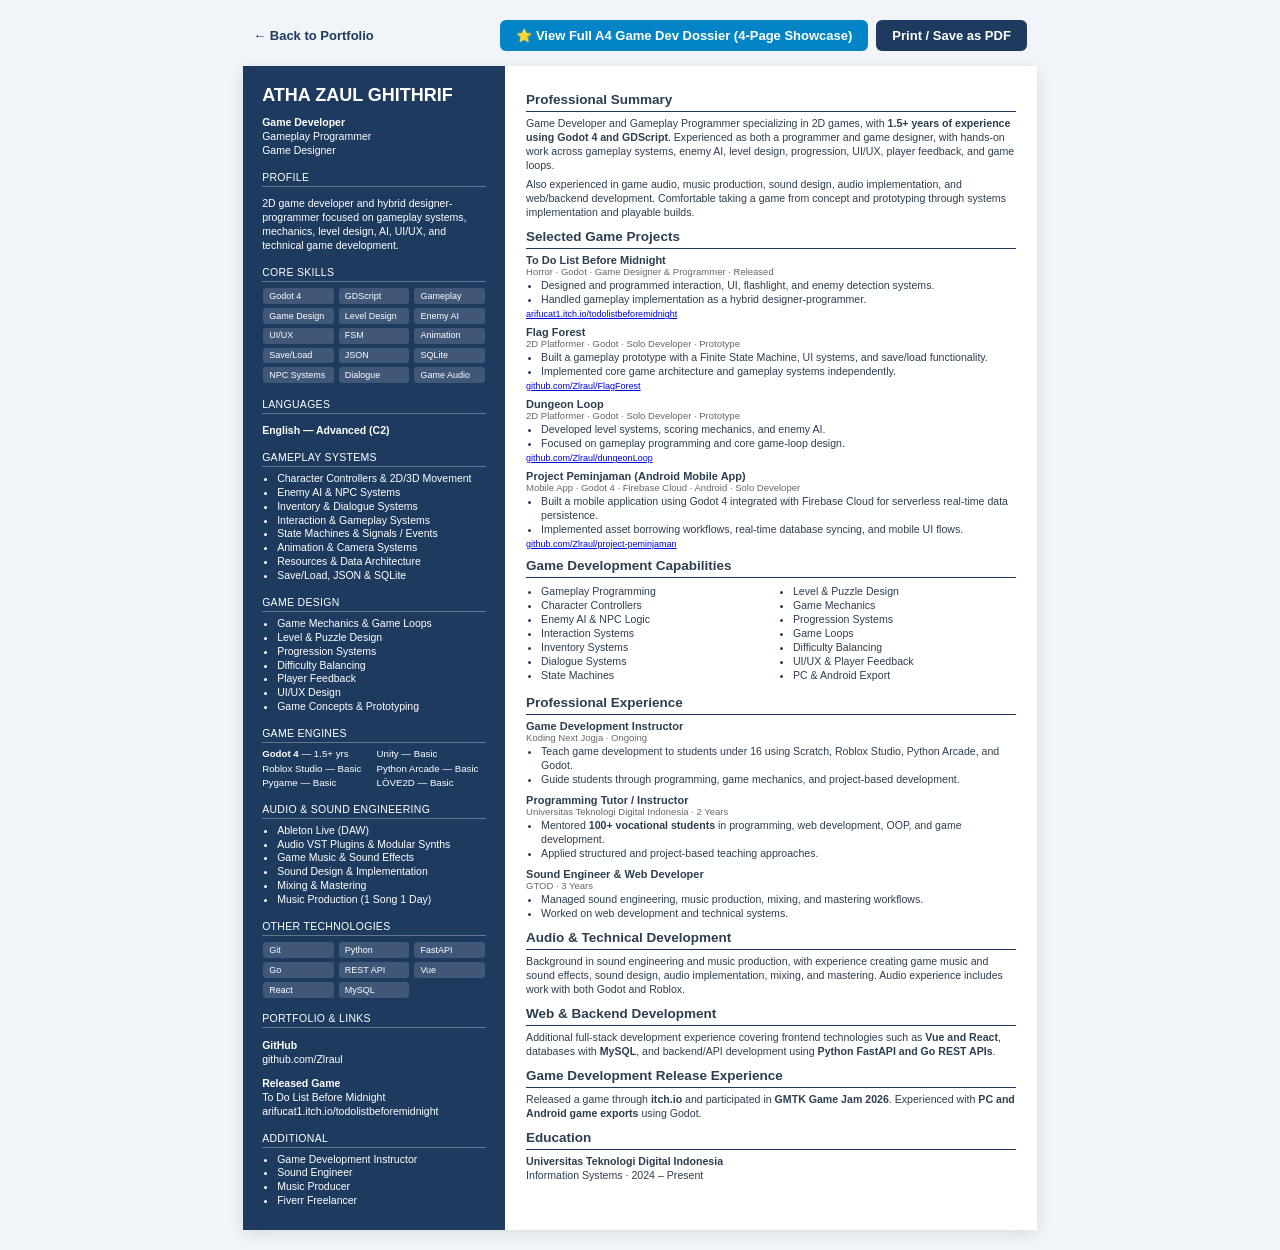
<file: cv/Resume_GameDev.html>
<!DOCTYPE html>
<html lang="en">
<head>
<meta charset="UTF-8">
<meta name="viewport" content="width=device-width, initial-scale=1.0">
<title>Atha Zaul Ghithrif - Game Developer Resume</title>

<style>

@page {
    size: A4;
    margin: 0;
}

* {
    box-sizing: border-box;
}

body {
    margin: 0;
    font-family: "Segoe UI", Tahoma, sans-serif;
    background: #f1f5f9;
    color: #2c3e50;
    padding: 20px 0;
}

.top-bar {
    max-width: 210mm;
    margin: 0 auto 15px;
    display: flex;
    justify-content: space-between;
    align-items: center;
    padding: 0 10px;
    gap: 10px;
}

.btn-print {
    background: #1e3a5f;
    color: white;
    border: none;
    padding: 8px 16px;
    border-radius: 6px;
    font-weight: bold;
    cursor: pointer;
    text-decoration: none;
    font-size: 13px;
}

.btn-dossier {
    background: #0284c7;
    color: white;
    padding: 8px 16px;
    border-radius: 6px;
    font-weight: bold;
    text-decoration: none;
    font-size: 13px;
    display: inline-flex;
    align-items: center;
    gap: 5px;
}

.btn-back {
    color: #1e3a5f;
    text-decoration: none;
    font-weight: bold;
    font-size: 13px;
}

.container {
    width: 210mm;
    min-height: 297mm;
    margin: 0 auto;
    display: grid;
    grid-template-columns: 33% 67%;
    box-shadow: 0 4px 15px rgba(0,0,0,0.1);
    background: white;
}

/* =========================
   SIDEBAR
========================= */

.sidebar {
    background: #1e3a5f;
    color: white;
    padding: 19px 19px;
}

.sidebar h1 {
    font-size: 18px;
    margin: 0 0 4px 0;
    line-height: 1.15;
}

.sidebar p,
.sidebar li {
    font-size: 10.5px;
    line-height: 1.32;
}

.sidebar ul {
    padding-left: 15px;
    margin: 3px 0;
}

.section-title {
    margin-top: 13px;
    font-size: 10.5px;
    text-transform: uppercase;
    border-bottom: 1px solid rgba(255,255,255,0.3);
    padding-bottom: 3px;
    margin-bottom: 5px;
    letter-spacing: 0.3px;
}

.tag {
    display: inline-block;
    background: rgba(255,255,255,0.15);
    padding: 2.5px 6px;
    border-radius: 3px;
    margin: 1.5px 1px;
    font-size: 9px;
    line-height: 1.2;
}

.skill-grid {
    display: grid;
    grid-template-columns: repeat(3, 1fr);
    gap: 1px 3px;
}

.engine-grid {
    display: grid;
    grid-template-columns: 1fr 1fr;
    gap: 2px 5px;
}

.engine-grid div {
    font-size: 9.7px;
    line-height: 1.3;
}

.sidebar a {
    color: white;
    text-decoration: none;
}

/* =========================
   MAIN
========================= */

.main {
    padding: 17px 21px;
}

h2 {
    font-size: 13.5px;
    border-bottom: 1.5px solid #1e3a5f;
    padding-bottom: 3px;
    margin-top: 9px;
    margin-bottom: 5px;
    line-height: 1.2;
}

p,
.main li {
    font-size: 10.6px;
    line-height: 1.32;
}

.main p {
    margin: 3px 0 5px;
}

.main ul {
    padding-left: 15px;
    margin: 3px 0;
}

/* =========================
   PROJECTS
========================= */

.project {
    margin-bottom: 7px;
}

.project-title {
    font-weight: bold;
    font-size: 11px;
}

.project-meta {
    font-size: 9.5px;
    color: #666;
    margin-bottom: 2px;
}

.project-link {
    font-size: 9px;
    color: #1e3a5f;
}

.project ul {
    margin: 2px 0;
}

/* =========================
   EXPERIENCE
========================= */

.job {
    margin-bottom: 7px;
}

.job-title {
    font-weight: bold;
    font-size: 11px;
}

.job-meta {
    font-size: 9.5px;
    color: #666;
    margin-bottom: 2px;
}

.job ul {
    margin: 2px 0;
}

/* =========================
   TWO COLUMN CONTENT
========================= */

.content-grid {
    display: grid;
    grid-template-columns: 1fr 1fr;
    gap: 14px;
}

.compact-list {
    margin-top: 2px !important;
}

@media print {
    body {
        padding: 0;
        background: white;
    }
    .top-bar {
        display: none;
    }
    .container {
        box-shadow: none;
        width: 100%;
        height: 100%;
    }
}

</style>
</head>

<body>

<div class="top-bar">
    <a href="../index.html" class="btn-back">← Back to Portfolio</a>
    <div style="display: flex; gap: 8px;">
        <a href="../../Portofoliopdf/index.html" target="_blank" class="btn-dossier">
            ⭐ View Full A4 Game Dev Dossier (4-Page Showcase)
        </a>
        <button onclick="window.print()" class="btn-print">Print / Save as PDF</button>
    </div>
</div>

<div class="container">

    <!-- =========================
         SIDEBAR
    ========================== -->

    <div class="sidebar">

        <h1>ATHA ZAUL GHITHRIF</h1>

        <p>
            <strong>Game Developer</strong><br>
            Gameplay Programmer<br>
            Game Designer
        </p>


        <div class="section-title">Profile</div>

        <p>
            2D game developer and hybrid designer-programmer focused on
            gameplay systems, mechanics, level design, AI, UI/UX,
            and technical game development.
        </p>


        <div class="section-title">Core Skills</div>

        <div class="skill-grid">
            <span class="tag">Godot 4</span>
            <span class="tag">GDScript</span>
            <span class="tag">Gameplay</span>
            <span class="tag">Game Design</span>
            <span class="tag">Level Design</span>
            <span class="tag">Enemy AI</span>
            <span class="tag">UI/UX</span>
            <span class="tag">FSM</span>
            <span class="tag">Animation</span>
            <span class="tag">Save/Load</span>
            <span class="tag">JSON</span>
            <span class="tag">SQLite</span>
            <span class="tag">NPC Systems</span>
            <span class="tag">Dialogue</span>
            <span class="tag">Game Audio</span>
        </div>

        <div class="section-title">Languages</div>

        <p style="font-size: 10.5px;">
            <strong>English — Advanced (C2)</strong>
        </p>


        <div class="section-title">Gameplay Systems</div>

        <ul>
            <li>Character Controllers & 2D/3D Movement</li>
            <li>Enemy AI & NPC Systems</li>
            <li>Inventory & Dialogue Systems</li>
            <li>Interaction & Gameplay Systems</li>
            <li>State Machines & Signals / Events</li>
            <li>Animation & Camera Systems</li>
            <li>Resources & Data Architecture</li>
            <li>Save/Load, JSON & SQLite</li>
        </ul>


        <div class="section-title">Game Design</div>

        <ul>
            <li>Game Mechanics & Game Loops</li>
            <li>Level & Puzzle Design</li>
            <li>Progression Systems</li>
            <li>Difficulty Balancing</li>
            <li>Player Feedback</li>
            <li>UI/UX Design</li>
            <li>Game Concepts & Prototyping</li>
        </ul>


        <div class="section-title">Game Engines</div>

        <div class="engine-grid">
            <div><strong>Godot 4</strong> — 1.5+ yrs</div>
            <div>Unity — Basic</div>
            <div>Roblox Studio — Basic</div>
            <div>Python Arcade — Basic</div>
            <div>Pygame — Basic</div>
            <div>LÖVE2D — Basic</div>
        </div>


        <div class="section-title">Audio & Sound Engineering</div>

        <ul>
            <li>Ableton Live (DAW)</li>
            <li>Audio VST Plugins & Modular Synths</li>
            <li>Game Music & Sound Effects</li>
            <li>Sound Design & Implementation</li>
            <li>Mixing & Mastering</li>
            <li>Music Production (1 Song 1 Day)</li>
        </ul>


        <div class="section-title">Other Technologies</div>

        <div class="skill-grid">
            <span class="tag">Git</span>
            <span class="tag">Python</span>
            <span class="tag">FastAPI</span>
            <span class="tag">Go</span>
            <span class="tag">REST API</span>
            <span class="tag">Vue</span>
            <span class="tag">React</span>
            <span class="tag">MySQL</span>
        </div>


        <div class="section-title">Portfolio & Links</div>

        <p>
            <strong>GitHub</strong><br>
            <a href="https://github.com/Zlraul" target="_blank">github.com/Zlraul</a>
        </p>

        <p>
            <strong>Released Game</strong><br>
            To Do List Before Midnight<br>
            <a href="https://arifucat1.itch.io/todolistbeforemidnight" target="_blank">arifucat1.itch.io/todolistbeforemidnight</a>
        </p>


        <div class="section-title">Additional</div>

        <ul>
            <li>Game Development Instructor</li>
            <li>Sound Engineer</li>
            <li>Music Producer</li>
            <li>Fiverr Freelancer</li>
        </ul>

    </div>


    <!-- =========================
         MAIN
    ========================== -->

    <div class="main">

        <h2>Professional Summary</h2>

        <p>
            Game Developer and Gameplay Programmer specializing in 2D games,
            with <strong>1.5+ years of experience using Godot 4 and GDScript</strong>.
            Experienced as both a programmer and game designer, with hands-on
            work across gameplay systems, enemy AI, level design, progression,
            UI/UX, player feedback, and game loops.
        </p>

        <p>
            Also experienced in game audio, music production, sound design,
            audio implementation, and web/backend development. Comfortable
            taking a game from concept and prototyping through systems
            implementation and playable builds.
        </p>


        <h2>Selected Game Projects</h2>


        <div class="project">

            <div class="project-title">
                To Do List Before Midnight
            </div>

            <div class="project-meta">
                Horror · Godot · Game Designer & Programmer · Released
            </div>

            <ul>
                <li>
                    Designed and programmed interaction, UI, flashlight,
                    and enemy detection systems.
                </li>
                <li>
                    Handled gameplay implementation as a hybrid designer-programmer.
                </li>
            </ul>

            <div class="project-link">
                <a href="https://arifucat1.itch.io/todolistbeforemidnight" target="_blank">arifucat1.itch.io/todolistbeforemidnight</a>
            </div>

        </div>


        <div class="project">

            <div class="project-title">
                Flag Forest
            </div>

            <div class="project-meta">
                2D Platformer · Godot · Solo Developer · Prototype
            </div>

            <ul>
                <li>
                    Built a gameplay prototype with a Finite State Machine,
                    UI systems, and save/load functionality.
                </li>
                <li>
                    Implemented core game architecture and gameplay systems independently.
                </li>
            </ul>

            <div class="project-link">
                <a href="https://github.com/Zlraul/FlagForest" target="_blank">github.com/Zlraul/FlagForest</a>
            </div>

        </div>


        <div class="project">

            <div class="project-title">
                Dungeon Loop
            </div>

            <div class="project-meta">
                2D Platformer · Godot · Solo Developer · Prototype
            </div>

            <ul>
                <li>
                    Developed level systems, scoring mechanics, and enemy AI.
                </li>
                <li>
                    Focused on gameplay programming and core game-loop design.
                </li>
            </ul>

            <div class="project-link">
                <a href="https://github.com/Zlraul/dungeonLoop" target="_blank">github.com/Zlraul/dungeonLoop</a>
            </div>

        </div>


        <div class="project">

            <div class="project-title">
                Project Peminjaman (Android Mobile App)
            </div>

            <div class="project-meta">
                Mobile App · Godot 4 · Firebase Cloud · Android · Solo Developer
            </div>

            <ul>
                <li>
                    Built a mobile application using Godot 4 integrated with Firebase Cloud for serverless real-time data persistence.
                </li>
                <li>
                    Implemented asset borrowing workflows, real-time database syncing, and mobile UI flows.
                </li>
            </ul>

            <div class="project-link">
                <a href="https://github.com/Zlraul/project-peminjaman" target="_blank">github.com/Zlraul/project-peminjaman</a>
            </div>

        </div>


        <h2>Game Development Capabilities</h2>

        <div class="content-grid">

            <div>
                <ul class="compact-list">
                    <li>Gameplay Programming</li>
                    <li>Character Controllers</li>
                    <li>Enemy AI & NPC Logic</li>
                    <li>Interaction Systems</li>
                    <li>Inventory Systems</li>
                    <li>Dialogue Systems</li>
                    <li>State Machines</li>
                </ul>
            </div>

            <div>
                <ul class="compact-list">
                    <li>Level & Puzzle Design</li>
                    <li>Game Mechanics</li>
                    <li>Progression Systems</li>
                    <li>Game Loops</li>
                    <li>Difficulty Balancing</li>
                    <li>UI/UX & Player Feedback</li>
                    <li>PC & Android Export</li>
                </ul>
            </div>

        </div>


        <h2>Professional Experience</h2>


        <div class="job">

            <div class="job-title">
                Game Development Instructor
            </div>

            <div class="job-meta">
                Koding Next Jogja · Ongoing
            </div>

            <ul>
                <li>
                    Teach game development to students under 16 using
                    Scratch, Roblox Studio, Python Arcade, and Godot.
                </li>
                <li>
                    Guide students through programming, game mechanics,
                    and project-based development.
                </li>
            </ul>

        </div>


        <div class="job">

            <div class="job-title">
                Programming Tutor / Instructor
            </div>

            <div class="job-meta">
                Universitas Teknologi Digital Indonesia · 2 Years
            </div>

            <ul>
                <li>
                    Mentored <strong>100+ vocational students</strong> in
                    programming, web development, OOP, and game development.
                </li>
                <li>
                    Applied structured and project-based teaching approaches.
                </li>
            </ul>

        </div>


        <div class="job">

            <div class="job-title">
                Sound Engineer & Web Developer
            </div>

            <div class="job-meta">
                GTOD · 3 Years
            </div>

            <ul>
                <li>
                    Managed sound engineering, music production,
                    mixing, and mastering workflows.
                </li>
                <li>
                    Worked on web development and technical systems.
                </li>
            </ul>

        </div>


        <h2>Audio & Technical Development</h2>

        <p>
            Background in sound engineering and music production, with
            experience creating game music and sound effects, sound design,
            audio implementation, mixing, and mastering. Audio experience
            includes work with both Godot and Roblox.
        </p>


        <h2>Web & Backend Development</h2>

        <p>
            Additional full-stack development experience covering frontend
            technologies such as <strong>Vue and React</strong>, databases
            with <strong>MySQL</strong>, and backend/API development using
            <strong>Python FastAPI and Go REST APIs</strong>.
        </p>


        <h2>Game Development Release Experience</h2>

        <p>
            Released a game through <strong>itch.io</strong> and participated
            in <strong>GMTK Game Jam 2026</strong>. Experienced with
            <strong>PC and Android game exports</strong> using Godot.
        </p>


        <h2>Education</h2>

        <p>
            <strong>Universitas Teknologi Digital Indonesia</strong><br>
            Information Systems · 2024 – Present
        </p>

    </div>

</div>

</body>
</html>
</file>
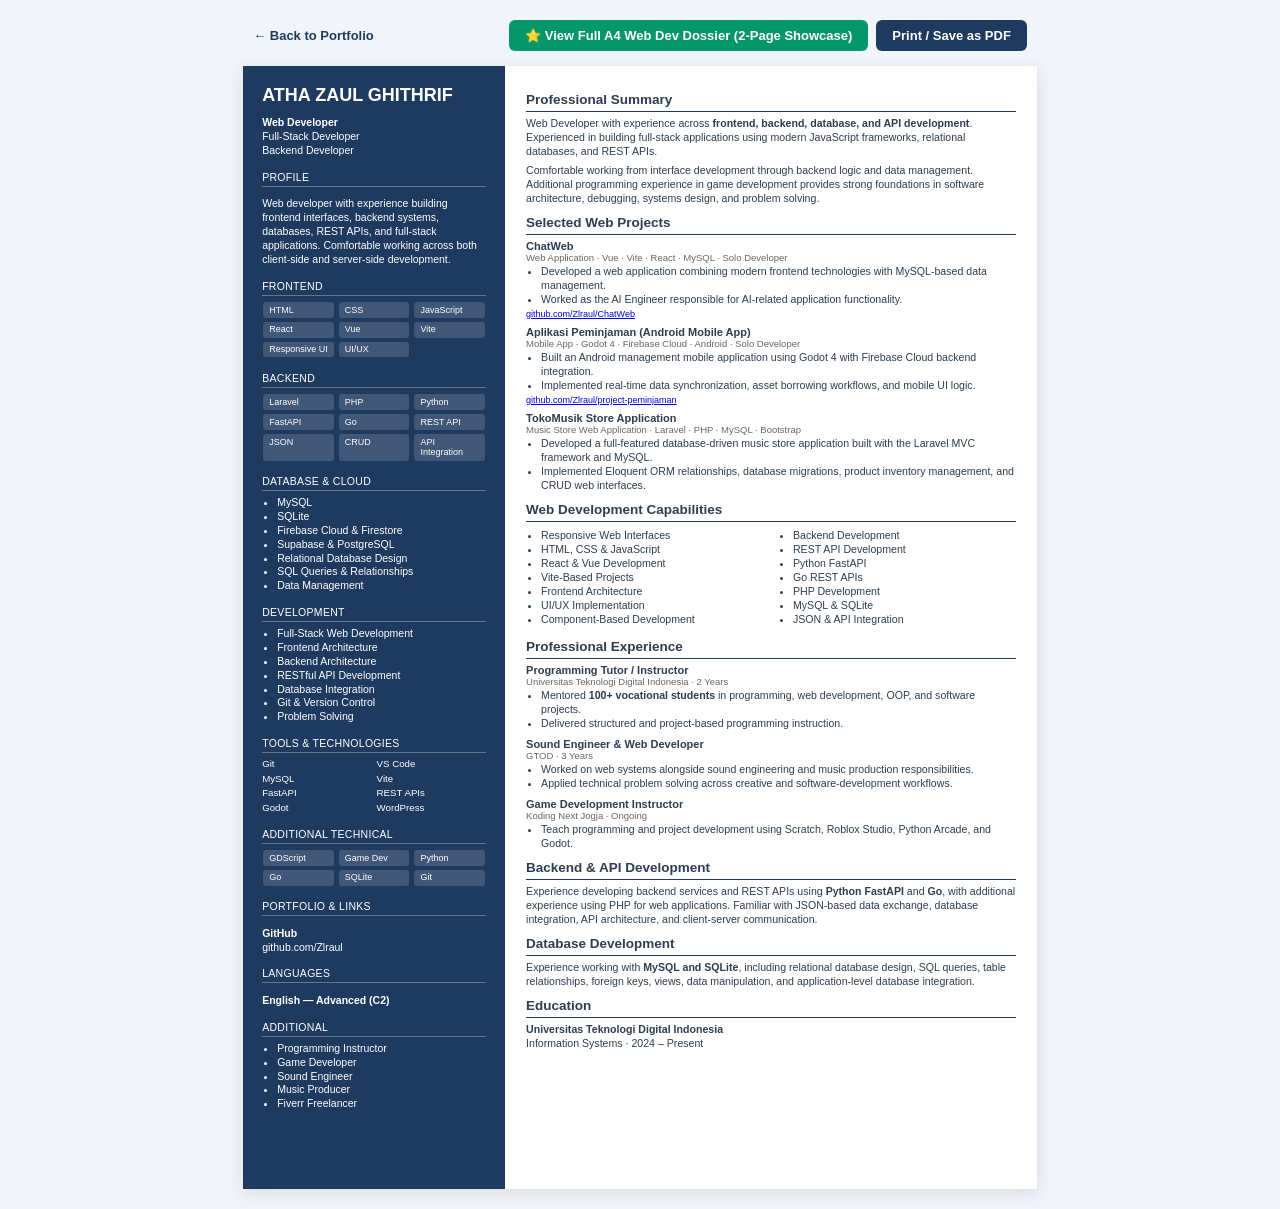
<file: cv/Resume_WebDev.html>
<!DOCTYPE html>
<html lang="en">
<head>
<meta charset="UTF-8">
<meta name="viewport" content="width=device-width, initial-scale=1.0">
<title>Atha Zaul Ghithrif - Web Developer Resume</title>

<style>

@page {
    size: A4;
    margin: 0;
}

* {
    box-sizing: border-box;
}

body {
    margin: 0;
    font-family: "Segoe UI", Tahoma, sans-serif;
    background: #f1f5f9;
    color: #2c3e50;
    padding: 20px 0;
}

.top-bar {
    max-width: 210mm;
    margin: 0 auto 15px;
    display: flex;
    justify-content: space-between;
    align-items: center;
    padding: 0 10px;
    gap: 10px;
}

.btn-print {
    background: #1e3a5f;
    color: white;
    border: none;
    padding: 8px 16px;
    border-radius: 6px;
    font-weight: bold;
    cursor: pointer;
    text-decoration: none;
    font-size: 13px;
}

.btn-dossier {
    background: #059669;
    color: white;
    padding: 8px 16px;
    border-radius: 6px;
    font-weight: bold;
    text-decoration: none;
    font-size: 13px;
    display: inline-flex;
    align-items: center;
    gap: 5px;
}

.btn-back {
    color: #1e3a5f;
    text-decoration: none;
    font-weight: bold;
    font-size: 13px;
}

.container {
    width: 210mm;
    min-height: 297mm;
    margin: 0 auto;
    display: grid;
    grid-template-columns: 33% 67%;
    box-shadow: 0 4px 15px rgba(0,0,0,0.1);
    background: white;
}

/* =========================
   SIDEBAR
========================= */

.sidebar {
    background: #1e3a5f;
    color: white;
    padding: 19px 19px;
}

.sidebar h1 {
    font-size: 18px;
    margin: 0 0 4px 0;
    line-height: 1.15;
}

.sidebar p,
.sidebar li {
    font-size: 10.5px;
    line-height: 1.32;
}

.sidebar ul {
    padding-left: 15px;
    margin: 3px 0;
}

.section-title {
    margin-top: 13px;
    font-size: 10.5px;
    text-transform: uppercase;
    border-bottom: 1px solid rgba(255,255,255,0.3);
    padding-bottom: 3px;
    margin-bottom: 5px;
    letter-spacing: 0.3px;
}

.tag {
    display: inline-block;
    background: rgba(255,255,255,0.15);
    padding: 2.5px 6px;
    border-radius: 3px;
    margin: 1.5px 1px;
    font-size: 9px;
    line-height: 1.2;
}

.skill-grid {
    display: grid;
    grid-template-columns: repeat(3, 1fr);
    gap: 1px 3px;
}

.tech-grid {
    display: grid;
    grid-template-columns: 1fr 1fr;
    gap: 2px 5px;
}

.tech-grid div {
    font-size: 9.7px;
    line-height: 1.3;
}

.sidebar a {
    color: white;
    text-decoration: none;
}

/* =========================
   MAIN
========================= */

.main {
    padding: 17px 21px;
}

h2 {
    font-size: 13.5px;
    border-bottom: 1.5px solid #1e3a5f;
    padding-bottom: 3px;
    margin-top: 9px;
    margin-bottom: 5px;
    line-height: 1.2;
}

p,
.main li {
    font-size: 10.6px;
    line-height: 1.32;
}

.main p {
    margin: 3px 0 5px;
}

.main ul {
    padding-left: 15px;
    margin: 3px 0;
}

/* =========================
   PROJECTS
========================= */

.project {
    margin-bottom: 7px;
}

.project-title {
    font-weight: bold;
    font-size: 11px;
}

.project-meta {
    font-size: 9.5px;
    color: #666;
    margin-bottom: 2px;
}

.project-link {
    font-size: 9px;
    color: #1e3a5f;
}

.project ul {
    margin: 2px 0;
}

/* =========================
   EXPERIENCE
========================= */

.job {
    margin-bottom: 7px;
}

.job-title {
    font-weight: bold;
    font-size: 11px;
}

.job-meta {
    font-size: 9.5px;
    color: #666;
    margin-bottom: 2px;
}

.job ul {
    margin: 2px 0;
}

/* =========================
   TWO COLUMN CONTENT
========================= */

.content-grid {
    display: grid;
    grid-template-columns: 1fr 1fr;
    gap: 14px;
}

.compact-list {
    margin-top: 2px !important;
}

@media print {
    body {
        padding: 0;
        background: white;
    }
    .top-bar {
        display: none;
    }
    .container {
        box-shadow: none;
        width: 100%;
        height: 100%;
    }
}

</style>
</head>

<body>

<div class="top-bar">
    <a href="../index.html" class="btn-back">← Back to Portfolio</a>
    <div style="display: flex; gap: 8px;">
        <a href="../../Portofoliopdf/webdev.html" target="_blank" class="btn-dossier">
            ⭐ View Full A4 Web Dev Dossier (2-Page Showcase)
        </a>
        <button onclick="window.print()" class="btn-print">Print / Save as PDF</button>
    </div>
</div>

<div class="container">

    <!-- =========================
         SIDEBAR
    ========================== -->

    <div class="sidebar">

        <h1>ATHA ZAUL GHITHRIF</h1>

        <p>
            <strong>Web Developer</strong><br>
            Full-Stack Developer<br>
            Backend Developer
        </p>


        <div class="section-title">Profile</div>

        <p>
            Web developer with experience building frontend interfaces,
            backend systems, databases, REST APIs, and full-stack applications.
            Comfortable working across both client-side and server-side
            development.
        </p>


        <div class="section-title">Frontend</div>

        <div class="skill-grid">
            <span class="tag">HTML</span>
            <span class="tag">CSS</span>
            <span class="tag">JavaScript</span>
            <span class="tag">React</span>
            <span class="tag">Vue</span>
            <span class="tag">Vite</span>
            <span class="tag">Responsive UI</span>
            <span class="tag">UI/UX</span>
        </div>


        <div class="section-title">Backend</div>

        <div class="skill-grid">
            <span class="tag">Laravel</span>
            <span class="tag">PHP</span>
            <span class="tag">Python</span>
            <span class="tag">FastAPI</span>
            <span class="tag">Go</span>
            <span class="tag">REST API</span>
            <span class="tag">JSON</span>
            <span class="tag">CRUD</span>
            <span class="tag">API Integration</span>
        </div>


        <div class="section-title">Database & Cloud</div>

        <ul>
            <li>MySQL</li>
            <li>SQLite</li>
            <li>Firebase Cloud & Firestore</li>
            <li>Supabase & PostgreSQL</li>
            <li>Relational Database Design</li>
            <li>SQL Queries & Relationships</li>
            <li>Data Management</li>
        </ul>


        <div class="section-title">Development</div>

        <ul>
            <li>Full-Stack Web Development</li>
            <li>Frontend Architecture</li>
            <li>Backend Architecture</li>
            <li>RESTful API Development</li>
            <li>Database Integration</li>
            <li>Git & Version Control</li>
            <li>Problem Solving</li>
        </ul>


        <div class="section-title">Tools & Technologies</div>

        <div class="tech-grid">
            <div>Git</div>
            <div>VS Code</div>
            <div>MySQL</div>
            <div>Vite</div>
            <div>FastAPI</div>
            <div>REST APIs</div>
            <div>Godot</div>
            <div>WordPress</div>
        </div>


        <div class="section-title">Additional Technical</div>

        <div class="skill-grid">
            <span class="tag">GDScript</span>
            <span class="tag">Game Dev</span>
            <span class="tag">Python</span>
            <span class="tag">Go</span>
            <span class="tag">SQLite</span>
            <span class="tag">Git</span>
        </div>


        <div class="section-title">Portfolio & Links</div>

        <p>
            <strong>GitHub</strong><br>
            <a href="https://github.com/Zlraul" target="_blank">github.com/Zlraul</a>
        </p>


        <div class="section-title">Languages</div>

        <p style="font-size: 10.5px;">
            <strong>English — Advanced (C2)</strong>
        </p>


        <div class="section-title">Additional</div>

        <ul>
            <li>Programming Instructor</li>
            <li>Game Developer</li>
            <li>Sound Engineer</li>
            <li>Music Producer</li>
            <li>Fiverr Freelancer</li>
        </ul>

    </div>


    <!-- =========================
         MAIN
    ========================== -->

    <div class="main">

        <h2>Professional Summary</h2>

        <p>
            Web Developer with experience across <strong>frontend, backend,
            database, and API development</strong>. Experienced in building
            full-stack applications using modern JavaScript frameworks,
            relational databases, and REST APIs.
        </p>

        <p>
            Comfortable working from interface development through backend
            logic and data management. Additional programming experience in
            game development provides strong foundations in software
            architecture, debugging, systems design, and problem solving.
        </p>


        <h2>Selected Web Projects</h2>


        <div class="project">

            <div class="project-title">
                ChatWeb
            </div>

            <div class="project-meta">
                Web Application · Vue · Vite · React · MySQL · Solo Developer
            </div>

            <ul>
                <li>
                    Developed a web application combining modern frontend
                    technologies with MySQL-based data management.
                </li>
                <li>
                    Worked as the AI Engineer responsible for AI-related
                    application functionality.
                </li>
            </ul>

            <div class="project-link">
                <a href="https://github.com/Zlraul/ChatWeb" target="_blank">github.com/Zlraul/ChatWeb</a>
            </div>

        </div>


        <div class="project">

            <div class="project-title">
                Aplikasi Peminjaman (Android Mobile App)
            </div>

            <div class="project-meta">
                Mobile App · Godot 4 · Firebase Cloud · Android · Solo Developer
            </div>

            <ul>
                <li>
                    Built an Android management mobile application using Godot 4 with Firebase Cloud backend integration.
                </li>
                <li>
                    Implemented real-time data synchronization, asset borrowing workflows, and mobile UI logic.
                </li>
            </ul>

            <div class="project-link">
                <a href="https://github.com/Zlraul/project-peminjaman" target="_blank">github.com/Zlraul/project-peminjaman</a>
            </div>

        </div>


        <div class="project">

            <div class="project-title">
                TokoMusik Store Application
            </div>

            <div class="project-meta">
                Music Store Web Application · Laravel · PHP · MySQL · Bootstrap
            </div>

            <ul>
                <li>
                    Developed a full-featured database-driven music store application built with the Laravel MVC framework and MySQL.
                </li>
                <li>
                    Implemented Eloquent ORM relationships, database migrations, product inventory management, and CRUD web interfaces.
                </li>
            </ul>

        </div>


        <h2>Web Development Capabilities</h2>

        <div class="content-grid">

            <div>
                <ul class="compact-list">
                    <li>Responsive Web Interfaces</li>
                    <li>HTML, CSS & JavaScript</li>
                    <li>React & Vue Development</li>
                    <li>Vite-Based Projects</li>
                    <li>Frontend Architecture</li>
                    <li>UI/UX Implementation</li>
                    <li>Component-Based Development</li>
                </ul>
            </div>

            <div>
                <ul class="compact-list">
                    <li>Backend Development</li>
                    <li>REST API Development</li>
                    <li>Python FastAPI</li>
                    <li>Go REST APIs</li>
                    <li>PHP Development</li>
                    <li>MySQL & SQLite</li>
                    <li>JSON & API Integration</li>
                </ul>
            </div>

        </div>


        <h2>Professional Experience</h2>


        <div class="job">

            <div class="job-title">
                Programming Tutor / Instructor
            </div>

            <div class="job-meta">
                Universitas Teknologi Digital Indonesia · 2 Years
            </div>

            <ul>
                <li>
                    Mentored <strong>100+ vocational students</strong> in
                    programming, web development, OOP, and software projects.
                </li>
                <li>
                    Delivered structured and project-based programming instruction.
                </li>
            </ul>

        </div>


        <div class="job">

            <div class="job-title">
                Sound Engineer & Web Developer
            </div>

            <div class="job-meta">
                GTOD · 3 Years
            </div>

            <ul>
                <li>
                    Worked on web systems alongside sound engineering
                    and music production responsibilities.
                </li>
                <li>
                    Applied technical problem solving across creative
                    and software-development workflows.
                </li>
            </ul>

        </div>


        <div class="job">

            <div class="job-title">
                Game Development Instructor
            </div>

            <div class="job-meta">
                Koding Next Jogja · Ongoing
            </div>

            <ul>
                <li>
                    Teach programming and project development using
                    Scratch, Roblox Studio, Python Arcade, and Godot.
                </li>
            </ul>

        </div>


        <h2>Backend & API Development</h2>

        <p>
            Experience developing backend services and REST APIs using
            <strong>Python FastAPI</strong> and <strong>Go</strong>, with
            additional experience using PHP for web applications.
            Familiar with JSON-based data exchange, database integration,
            API architecture, and client-server communication.
        </p>


        <h2>Database Development</h2>

        <p>
            Experience working with <strong>MySQL and SQLite</strong>,
            including relational database design, SQL queries,
            table relationships, foreign keys, views, data manipulation,
            and application-level database integration.
        </p>


        <h2>Education</h2>

        <p>
            <strong>Universitas Teknologi Digital Indonesia</strong><br>
            Information Systems · 2024 – Present
        </p>

    </div>

</div>

</body>
</html>
</file>
<file: css/style.css>
@import url('https://fonts.googleapis.com/css2?family=Outfit:wght@500;600;700;800;900&family=Plus+Jakarta+Sans:wght@400;500;600;700;800&family=Space+Mono:ital,wght@0,400;0,700;1,400&display=swap');

:root {
  /* Human, Warm, Indie Light Palette */
  --bg-body: #faf9f6;
  /* Warm alabaster off-white */
  --bg-surface: #ffffff;
  --bg-muted: #f4f2eb;
  --bg-subtle: #f9f8f5;

  /* Text */
  --text-main: #18181b;
  /* Zinc 900 */
  --text-body: #3f3f46;
  /* Zinc 700 */
  --text-muted: #71717a;
  /* Zinc 500 */
  --text-light: #a1a1aa;
  /* Zinc 400 */

  /* Accent Colors (Friendly, Non-corporate) */
  --accent-blue: #3b82f6;
  --accent-indigo: #4f46e5;
  --accent-purple: #8b5cf6;
  --accent-coral: #f43f5e;
  --accent-amber: #f59e0b;
  --accent-emerald: #10b981;
  --accent-teal: #0d9488;

  /* Pastel Tints for Stickers & Cards */
  --tint-blue: #eff6ff;
  --tint-purple: #f5f3ff;
  --tint-amber: #fefce8;
  --tint-emerald: #ecfdf5;
  --tint-rose: #fff1f2;
  --tint-indigo: #eef2ff;

  /* Borders & Shadows */
  --border-main: #e4e4e7;
  --border-subtle: #f4f4f5;
  --border-card: rgba(0, 0, 0, 0.07);
  --border-focus: #18181b;

  /* Playful Neo-soft Shadows */
  --shadow-sm: 0 1px 3px rgba(0, 0, 0, 0.04);
  --shadow-card: 0 4px 14px rgba(0, 0, 0, 0.04), 0 1px 3px rgba(0, 0, 0, 0.02);
  --shadow-hover: 0 12px 30px -4px rgba(0, 0, 0, 0.08), 0 4px 10px -2px rgba(0, 0, 0, 0.03);
  --shadow-pop: 3px 3px 0px #18181b;
  --shadow-pop-sm: 2px 2px 0px #18181b;

  /* Fonts */
  --font-display: 'Outfit', 'Plus Jakarta Sans', sans-serif;
  --font-sans: 'Plus Jakarta Sans', sans-serif;
  --font-mono: 'Space Mono', monospace;

  /* Transitions */
  --ease-spring: cubic-bezier(0.34, 1.56, 0.64, 1);
  --ease-smooth: cubic-bezier(0.4, 0, 0.2, 1);
}

/* Base Styles */
* {
  box-sizing: border-box;
  margin: 0;
  padding: 0;
}

html {
  scroll-behavior: smooth;
  scroll-padding-top: 90px;
}

body {
  background-color: var(--bg-body);
  color: var(--text-main);
  font-family: var(--font-sans);
  line-height: 1.65;
  overflow-x: hidden;
  -webkit-font-smoothing: antialiased;
  /* Subtle dot grid notebook texture */
  background-image: radial-gradient(#e4e4e7 1px, transparent 1px);
  background-size: 28px 28px;
}

/* Custom Scrollbar */
::-webkit-scrollbar {
  width: 8px;
}

::-webkit-scrollbar-track {
  background: var(--bg-body);
}

::-webkit-scrollbar-thumb {
  background: #d4d4d8;
  border-radius: 4px;
}

::-webkit-scrollbar-thumb:hover {
  background: #a1a1aa;
}

/* Typography */
h1,
h2,
h3,
h4,
h5,
h6 {
  font-family: var(--font-display);
  font-weight: 700;
  color: var(--text-main);
  letter-spacing: -0.01em;
  line-height: 1.25;
}

p {
  color: var(--text-body);
}

a {
  color: var(--accent-indigo);
  text-decoration: none;
  transition: all 0.2s ease;
}

a:hover {
  color: var(--accent-blue);
}

/* Floating Navigation Pill */
.navbar-floating {
  position: sticky;
  top: 20px;
  z-index: 1000;
  padding: 0 15px;
}

.nav-pill-container {
  max-width: 1100px;
  margin: 0 auto;
  background: rgba(255, 255, 255, 0.88);
  backdrop-filter: blur(16px);
  -webkit-backdrop-filter: blur(16px);
  border: 1px solid var(--border-main);
  border-radius: 50px;
  padding: 5px 12px;
  box-shadow: 0 10px 25px -5px rgba(0, 0, 0, 0.05), 0 0 0 1px rgba(0, 0, 0, 0.02);
  display: flex;
  align-items: center;
  justify-content: space-between;
  transition: all 0.3s var(--ease-smooth);
}

.nav-brand-playful {
  font-family: var(--font-mono);
  font-size: 1.05rem;
  font-weight: 700;
  color: var(--text-main);
  display: flex;
  align-items: center;
  gap: 6px;
  padding: 3px 8px;
  border-radius: 30px;
  background: var(--tint-amber);
  border: 1px dashed var(--accent-amber);
}

.nav-brand-playful:hover {
  color: var(--text-main);
  transform: rotate(-2deg);
}

.nav-links-wrap {
  display: flex;
  align-items: center;
  gap: 1px;
  list-style: none;
  margin: 0;
  padding: 0;
}

.nav-item-link {
  color: var(--text-body);
  font-size: 0.80rem;
  font-weight: 600;
  padding: 5px 8px;
  border-radius: 16px;
  transition: all 0.2s ease;
  position: relative;
  white-space: nowrap;
}

.nav-item-link:hover {
  color: var(--text-main);
  background: rgba(0, 0, 0, 0.04);
}

.nav-item-link.active {
  color: var(--text-main);
  background: var(--bg-muted);
  box-shadow: inset 0 0 0 1px var(--border-main);
}

.nav-now-badge {
  display: inline-flex;
  align-items: center;
  gap: 6px;
  font-size: 0.78rem;
  font-weight: 600;
  padding: 4px 12px;
  border-radius: 20px;
  background: #ecfdf5;
  color: #065f46;
  border: 1px solid #a7f3d0;
}

.nav-now-dot {
  width: 7px;
  height: 7px;
  border-radius: 50%;
  background: #10b981;
  box-shadow: 0 0 0 2px rgba(16, 185, 129, 0.3);
  animation: pulse-dot 2s infinite;
}

@keyframes pulse-dot {
  0% {
    transform: scale(0.9);
    opacity: 0.8;
  }

  50% {
    transform: scale(1.15);
    opacity: 1;
  }

  100% {
    transform: scale(0.9);
    opacity: 0.8;
  }
}

/* Mobile Nav Drawer */
.mobile-nav-drawer {
  display: none;
  max-width: 940px;
  margin: 10px auto 0 auto;
  background: rgba(255, 255, 255, 0.98);
  backdrop-filter: blur(16px);
  -webkit-backdrop-filter: blur(16px);
  border: 2px solid var(--text-main);
  border-radius: 20px;
  padding: 14px;
  box-shadow: var(--shadow-pop);
}

.mobile-nav-drawer.show {
  display: flex;
  flex-direction: column;
  gap: 6px;
}

.mobile-nav-link {
  font-size: 0.95rem;
  font-weight: 700;
  color: var(--text-main);
  padding: 10px 14px;
  border-radius: 12px;
  display: flex;
  align-items: center;
  gap: 10px;
  transition: all 0.15s ease;
}

.mobile-nav-link:hover,
.mobile-nav-link.active {
  background: var(--tint-amber);
  color: var(--text-main);
}

/* Hero Section */
.hero-indie {
  padding: 60px 0 80px 0;
}

.hero-tag-badge {
  display: inline-flex;
  align-items: center;
  gap: 8px;
  padding: 6px 14px;
  background: #ffffff;
  border: 1px solid var(--border-main);
  border-radius: 30px;
  font-size: 0.85rem;
  font-weight: 600;
  color: var(--text-body);
  box-shadow: var(--shadow-sm);
  margin-bottom: 24px;
}

.hero-main-title {
  font-size: 3.35rem;
  line-height: 1.22;
  font-weight: 800;
  letter-spacing: -0.015em;
  margin-bottom: 22px;
}

.highlight-pen {
  position: relative;
  display: inline-block;
  z-index: 1;
  padding: 0 4px;
}

.highlight-pen::after {
  content: '';
  position: absolute;
  left: -2px;
  right: -2px;
  bottom: 4px;
  height: 14px;
  background: #fde047;
  /* Highlighter yellow */
  z-index: -1;
  transform: rotate(-1deg);
  border-radius: 4px;
  opacity: 0.85;
}

.hero-roles-pills {
  display: flex;
  flex-wrap: wrap;
  gap: 8px;
  margin-bottom: 22px;
}

.role-pill {
  font-size: 0.88rem;
  font-weight: 600;
  padding: 5px 14px;
  border-radius: 20px;
  border: 1px solid transparent;
  transition: all 0.2s var(--ease-spring);
}

.role-pill:hover {
  transform: translateY(-2px);
}

.role-pill-game {
  background: var(--tint-purple);
  color: #6d28d9;
  border-color: #ddd6fe;
}

.role-pill-web {
  background: var(--tint-blue);
  color: #1d4ed8;
  border-color: #bfdbfe;
}

.role-pill-music {
  background: var(--tint-rose);
  color: #be123c;
  border-color: #fecdd3;
}

.role-pill-music2 {
  background: var(--tint-yellow);
  color: #e4a605;
  border-color: #f59e0b;
}

.role-pill-edu {
  background: var(--tint-emerald);
  color: #047857;
  border-color: #a7f3d0;
}

.hero-bio-lead {
  font-size: 1.12rem;
  color: var(--text-body);
  line-height: 1.7;
  max-width: 520px;
  margin-bottom: 30px;
}

/* Buttons */
.btn-indie-primary {
  background: var(--text-main);
  color: #ffffff !important;
  border: 2px solid var(--text-main);
  padding: 12px 26px;
  border-radius: 12px;
  font-weight: 700;
  font-size: 0.95rem;
  display: inline-flex;
  align-items: center;
  gap: 8px;
  box-shadow: var(--shadow-pop);
  transition: all 0.15s ease;
}

.btn-indie-primary:hover {
  transform: translate(-2px, -2px);
  box-shadow: 5px 5px 0px #18181b;
  color: #ffffff !important;
}

.btn-indie-primary:active {
  transform: translate(2px, 2px);
  box-shadow: 1px 1px 0px #18181b;
}

.btn-indie-secondary {
  background: #ffffff;
  color: var(--text-main) !important;
  border: 2px solid var(--text-main);
  padding: 12px 24px;
  border-radius: 12px;
  font-weight: 700;
  font-size: 0.95rem;
  display: inline-flex;
  align-items: center;
  gap: 8px;
  box-shadow: var(--shadow-pop);
  transition: all 0.15s ease;
}

.btn-indie-secondary:hover {
  background: var(--bg-muted);
  transform: translate(-2px, -2px);
  box-shadow: 5px 5px 0px #18181b;
  color: var(--text-main) !important;
}

.btn-indie-secondary:active {
  transform: translate(2px, 2px);
  box-shadow: 1px 1px 0px #18181b;
}

/* ==========================================================================
   Hero Personal Words / Creative Mindset
   ========================================================================== */
.hero-mindset-wrap {
  border-top: 1.5px dashed var(--border-main);
}

.mindset-label {
  font-family: var(--font-mono);
  font-size: 0.78rem;
  font-weight: 700;
  text-transform: uppercase;
  letter-spacing: 0.05em;
  color: var(--text-muted);
  margin-bottom: 10px;
  display: flex;
  align-items: center;
  gap: 6px;
}

.mindset-quotes-stack {
  display: flex;
  flex-direction: column;
  gap: 8px;
}

.mindset-quote-item {
  background: #ffffff;
  border: 1.5px solid var(--text-main);
  border-radius: 12px;
  padding: 9px 14px;
  font-size: 0.85rem;
  line-height: 1.45;
  color: var(--text-main);
  box-shadow: 2.5px 2.5px 0px #18181b;
  display: flex;
  align-items: flex-start;
  gap: 8px;
  transition: all 0.2s var(--ease-spring);
}

.mindset-quote-item:hover {
  transform: translateX(4px);
  box-shadow: 4px 4px 0px #18181b;
  background: #fafaf9;
}

.mindset-quote-item .quote-icon {
  font-size: 1.05rem;
  color: var(--accent-indigo);
  flex-shrink: 0;
  margin-top: -1px;
}

.mindset-quote-item.highlight-bear {
  background: #fffbeb;
  border-color: #b45309;
  box-shadow: 2.5px 2.5px 0px #b45309;
}

.mindset-quote-item.highlight-bear:hover {
  background: #fef3c7;
  box-shadow: 4px 4px 0px #b45309;
}

.mindset-quote-item .quote-text {
  font-style: italic;
}

/* Hero Right Interactive Physics & Sandbox Widget */
.hero-sandbox-card {
  background: #ffffff;
  border: 2px solid var(--text-main);
  border-radius: 20px;
  padding: 0;
  box-shadow: var(--shadow-pop);
  overflow: hidden;
  position: relative;
}

.sandbox-header {
  background: var(--bg-muted);
  padding: 12px 18px;
  border-bottom: 2px solid var(--text-main);
  display: flex;
  align-items: center;
  justify-content: space-between;
}

.sandbox-title {
  font-family: var(--font-mono);
  font-size: 0.85rem;
  font-weight: 700;
  display: flex;
  align-items: center;
  gap: 8px;
}

.sandbox-tabs {
  display: flex;
  gap: 6px;
}

.sandbox-tab-btn {
  font-family: var(--font-mono);
  font-size: 0.75rem;
  padding: 4px 10px;
  border-radius: 6px;
  border: 1px solid var(--border-main);
  background: #ffffff;
  color: var(--text-muted);
  cursor: pointer;
  font-weight: 600;
  transition: all 0.2s ease;
}

.sandbox-tab-btn.active {
  background: var(--text-main);
  color: #ffffff;
  border-color: var(--text-main);
}

/* Interactive Mini Godot 2D Physics Visualizer */
.sandbox-canvas-area {
  height: 250px;
  background: #fafaf9;
  position: relative;
  overflow: hidden;
  border-bottom: 2px solid var(--text-main);
  background-image:
    linear-gradient(rgba(0, 0, 0, 0.04) 1px, transparent 1px),
    linear-gradient(90deg, rgba(0, 0, 0, 0.04) 1px, transparent 1px);
  background-size: 20px 20px;
}

.physics-character {
  width: 36px;
  height: 36px;
  background: #4f46e5;
  border: 2px solid #18181b;
  border-radius: 8px;
  position: absolute;
  bottom: 20px;
  left: 50px;
  display: flex;
  align-items: center;
  justify-content: center;
  color: #ffffff;
  font-size: 1rem;
  box-shadow: 2px 2px 0px #18181b;
  transition: left 0.15s linear, bottom 0.25s cubic-bezier(0.2, 0.8, 0.4, 1.2);
  user-select: none;
}

.physics-floor {
  position: absolute;
  bottom: 0;
  left: 0;
  right: 0;
  height: 20px;
  background: #18181b;
}

.physics-platform {
  position: absolute;
  bottom: 95px;
  left: 170px;
  width: 110px;
  height: 14px;
  background: #f59e0b;
  border: 2px solid #18181b;
  border-radius: 4px;
  box-shadow: 2px 2px 0px #18181b;
}

.sandbox-telemetry {
  position: absolute;
  top: 10px;
  right: 12px;
  background: rgba(255, 255, 255, 0.92);
  border: 1px solid var(--border-main);
  border-radius: 8px;
  padding: 6px 12px;
  font-family: var(--font-mono);
  font-size: 0.72rem;
  color: var(--text-body);
  line-height: 1.4;
  box-shadow: var(--shadow-sm);
}

.sandbox-controls-bar {
  padding: 14px 18px;
  background: #ffffff;
  display: flex;
  align-items: center;
  justify-content: space-between;
  flex-wrap: wrap;
  gap: 10px;
}

.sandbox-btn-group {
  display: flex;
  gap: 6px;
}

.sandbox-action-btn {
  padding: 6px 14px;
  font-size: 0.82rem;
  font-weight: 700;
  border-radius: 8px;
  border: 1.5px solid var(--text-main);
  background: #ffffff;
  color: var(--text-main);
  box-shadow: var(--shadow-pop-sm);
  cursor: pointer;
  transition: all 0.1s ease;
  user-select: none;
}

.sandbox-action-btn:active {
  transform: translate(1px, 1px);
  box-shadow: 0px 0px 0px #18181b;
}

.sandbox-action-btn.jump-btn {
  background: #fde047;
}

/* Section Header (Human & Creative) */
.section-indie-header {
  margin-bottom: 45px;
}

.section-kicker {
  font-family: var(--font-mono);
  font-size: 0.82rem;
  font-weight: 700;
  text-transform: uppercase;
  letter-spacing: 0.12em;
  color: var(--accent-indigo);
  display: inline-flex;
  align-items: center;
  gap: 6px;
  background: var(--tint-indigo);
  padding: 4px 12px;
  border-radius: 20px;
  border: 1px solid #c7d2fe;
  margin-bottom: 12px;
}

.section-big-title {
  font-size: 2.25rem;
  font-weight: 800;
  letter-spacing: -0.01em;
  line-height: 1.28;
  margin-bottom: 8px;
}

.section-subtitle-text {
  font-size: 1.05rem;
  color: var(--text-muted);
  max-width: 580px;
}

/* Bento Grid Studio / About Section */
.bento-card {
  background: #ffffff;
  border: 2px solid var(--text-main);
  border-radius: 20px;
  padding: 30px;
  box-shadow: var(--shadow-pop);
  transition: all 0.25s var(--ease-spring);
  height: 100%;
  position: relative;
}

.bento-card:hover {
  transform: translate(-3px, -3px);
  box-shadow: 6px 6px 0px #18181b;
}

.bento-card-header {
  display: flex;
  align-items: center;
  justify-content: space-between;
  margin-bottom: 20px;
}

.bento-tag {
  font-family: var(--font-mono);
  font-size: 0.75rem;
  font-weight: 700;
  padding: 3px 10px;
  border-radius: 20px;
  border: 1px solid var(--text-main);
  background: #ffffff;
}

/* Music Soundscape Player Widget (Zaul's creative side) */
.audio-tape-widget {
  background: var(--tint-amber);
  border: 2px solid var(--text-main);
  border-radius: 16px;
  padding: 18px 20px;
  margin-top: 15px;
  box-shadow: var(--shadow-sm);
}

.tape-header {
  display: flex;
  align-items: center;
  justify-content: space-between;
  margin-bottom: 12px;
  font-family: var(--font-mono);
  font-size: 0.8rem;
  font-weight: 700;
}

.tape-status-text {
  font-size: 0.72rem;
  color: #4338ca;
  font-weight: 700;
}

.tape-window {
  background: #ffffff;
  border: 2px solid var(--text-main);
  border-radius: 12px;
  padding: 10px 16px;
  box-shadow: inset 0 2px 4px rgba(0, 0, 0, 0.05);
}

.tape-reels {
  display: flex;
  align-items: center;
  justify-content: space-between;
  padding: 8px 0;
}

.tape-reel {
  width: 44px;
  height: 44px;
  border-radius: 50%;
  background: #ffffff;
  border: 3px solid var(--text-main);
  position: relative;
  display: flex;
  align-items: center;
  justify-content: center;
  box-shadow: 1px 1px 0px #18181b;
}

.tape-reel.spinning {
  animation: spin-reel 2.5s linear infinite;
}

@keyframes spin-reel {
  from {
    transform: rotate(0deg);
  }

  to {
    transform: rotate(360deg);
  }
}

.reel-spokes {
  width: 14px;
  height: 14px;
  border-radius: 50%;
  background: var(--text-main);
  position: relative;
}

.reel-spokes::before,
.reel-spokes::after {
  content: '';
  position: absolute;
  background: var(--text-main);
}

.reel-spokes::before {
  top: -10px;
  left: 5px;
  width: 4px;
  height: 34px;
}

.reel-spokes::after {
  top: 5px;
  left: -10px;
  width: 34px;
  height: 4px;
}

.tape-middle-bridge {
  flex-grow: 1;
  display: flex;
  align-items: center;
  justify-content: center;
}

.tape-wave-bars {
  display: flex;
  align-items: flex-end;
  gap: 3px;
  height: 24px;
  padding: 0 10px;
}

.wave-bar {
  width: 3px;
  height: 6px;
  background: #94a3b8;
  border-radius: 2px;
  transition: height 0.15s ease;
}

.tape-wave-bars.playing .wave-bar:nth-child(1) {
  animation: sound-wave 0.8s ease-in-out infinite alternate;
}

.tape-wave-bars.playing .wave-bar:nth-child(2) {
  animation: sound-wave 0.5s ease-in-out infinite alternate;
  animation-delay: 0.15s;
}

.tape-wave-bars.playing .wave-bar:nth-child(3) {
  animation: sound-wave 1.1s ease-in-out infinite alternate;
  animation-delay: 0.3s;
}

.tape-wave-bars.playing .wave-bar:nth-child(4) {
  animation: sound-wave 0.7s ease-in-out infinite alternate;
  animation-delay: 0.1s;
}

.tape-wave-bars.playing .wave-bar:nth-child(5) {
  animation: sound-wave 0.9s ease-in-out infinite alternate;
  animation-delay: 0.25s;
}

@keyframes sound-wave {
  0% {
    height: 4px;
    background: #64748b;
  }

  50% {
    height: 20px;
    background: #4f46e5;
  }

  100% {
    height: 10px;
    background: #7c3aed;
  }
}

.tape-scrubber {
  height: 5px;
  cursor: pointer;
  accent-color: var(--accent-indigo);
}

.tape-controls {
  display: flex;
  align-items: center;
  justify-content: space-between;
}

.btn-tape-play {
  padding: 7px 16px;
  font-family: var(--font-mono);
  font-size: 0.82rem;
  font-weight: 700;
  background: #ffffff;
  border: 1.5px solid var(--text-main);
  border-radius: 8px;
  box-shadow: var(--shadow-pop-sm);
  cursor: pointer;
  display: inline-flex;
  align-items: center;
  gap: 6px;
  transition: all 0.15s ease;
}

.btn-tape-play:hover {
  background: #fde047;
  transform: translate(-1px, -1px);
  box-shadow: 3px 3px 0px #18181b;
}

.btn-tape-play:active {
  transform: translate(1px, 1px);
  box-shadow: 0px 0px 0px #18181b;
}

.btn-tape-mute {
  width: 32px;
  height: 32px;
  border-radius: 8px;
  background: #ffffff;
  border: 1.5px solid var(--text-main);
  box-shadow: var(--shadow-pop-sm);
  display: flex;
  align-items: center;
  justify-content: center;
  cursor: pointer;
  font-size: 0.9rem;
  color: var(--text-main);
  transition: all 0.15s ease;
}

.btn-tape-mute:hover {
  background: #f4f4f5;
  transform: translate(-1px, -1px);
  box-shadow: 3px 3px 0px #18181b;
}

.tape-format-badge {
  font-family: var(--font-mono);
  font-size: 0.72rem;
  font-weight: 700;
  color: var(--text-muted);
  background: #ffffff;
  padding: 4px 8px;
  border-radius: 6px;
  border: 1px solid var(--border-main);
}

/* Interactive Toolkit / Sticker Canvas */
.sticker-grid {
  display: flex;
  flex-wrap: wrap;
  gap: 12px;
}

.tech-sticker {
  display: inline-flex;
  align-items: center;
  gap: 8px;
  padding: 10px 18px;
  background: #ffffff;
  border: 2px solid var(--text-main);
  border-radius: 14px;
  font-size: 0.92rem;
  font-weight: 700;
  box-shadow: var(--shadow-pop-sm);
  cursor: pointer;
  transition: all 0.2s var(--ease-spring);
  user-select: none;
}

.tech-sticker:hover {
  transform: scale(1.06) rotate(-2deg);
  box-shadow: 4px 4px 0px #18181b;
}

.tech-sticker i {
  font-size: 1.2rem;
}

.sticker-godot {
  background: var(--tint-purple);
}

.sticker-react {
  background: var(--tint-blue);
}

.sticker-php {
  background: var(--tint-indigo);
}

.sticker-mysql {
  background: var(--tint-emerald);
}

.sticker-firebase {
  background: #fff7ed;
}

.sticker-supabase {
  background: #ecfdf5;
}

.sticker-audio {
  background: #fef08a;
}

.sticker-vst {
  background: #ede9fe;
}

.sticker-js {
  background: var(--tint-amber);
}

.sticker-python {
  background: #ecfeff;
}

.sticker-git {
  background: var(--tint-rose);
}

.sticker-edu {
  background: #fdf2f8;
}

.sticker-info-box {
  margin-top: 20px;
  padding: 16px 20px;
  background: #ffffff;
  border: 2px solid var(--text-main);
  border-radius: 14px;
  font-family: var(--font-mono);
  font-size: 0.85rem;
  display: flex;
  align-items: center;
  gap: 12px;
  box-shadow: var(--shadow-pop-sm);
}

/* Compact Skills Matrix Deck (Hard Skills & Soft Skills) */
.skills-deck-card {
  background: #ffffff;
  border: 2px solid var(--text-main);
  border-radius: 18px;
  box-shadow: var(--shadow-pop);
  overflow: hidden;
  display: flex;
  flex-direction: column;
  transition: all 0.2s var(--ease-spring);
}

.skills-deck-card:hover {
  transform: translateY(-2px);
  box-shadow: 5px 5px 0px #18181b;
}

.skills-deck-header {
  padding: 12px 18px;
  border-bottom: 2px solid var(--text-main);
  display: flex;
  align-items: center;
  justify-content: space-between;
}

.skills-deck-header.header-hard {
  background: #eff6ff;
}

.skills-deck-header.header-soft {
  background: #fefce8;
}

.skills-header-icon {
  width: 34px;
  height: 34px;
  border-radius: 10px;
  border: 1.5px solid var(--text-main);
  display: inline-flex;
  align-items: center;
  justify-content: center;
  font-size: 1.05rem;
  box-shadow: 1.5px 1.5px 0px #18181b;
}

.skills-header-icon.icon-hard {
  background: #dbeafe;
  color: #1d4ed8;
}

.skills-header-icon.icon-soft {
  background: #fef08a;
  color: #b45309;
}

.compact-skill-tile {
  display: flex;
  align-items: center;
  gap: 10px;
  padding: 9px 12px;
  background: #fafaf9;
  border: 1.5px solid var(--border-main);
  border-radius: 12px;
  height: 100%;
  transition: all 0.18s var(--ease-spring);
}

.compact-skill-tile:hover {
  background: #ffffff;
  border-color: var(--text-main);
  transform: translate(-1px, -1px);
  box-shadow: 2.5px 2.5px 0px #18181b;
}

.skill-tile-icon {
  width: 32px;
  height: 32px;
  border-radius: 9px;
  border: 1.5px solid var(--text-main);
  display: inline-flex;
  align-items: center;
  justify-content: center;
  font-size: 0.95rem;
  flex-shrink: 0;
}

.skill-tile-icon.icon-hard {
  background: #eff6ff;
  color: #2563eb;
}

.skill-tile-icon.icon-soft {
  background: #fef9c3;
  color: #d97706;
}

.skill-tile-info {
  flex-grow: 1;
  min-width: 0;
}

.skill-tile-name {
  font-family: var(--font-display);
  font-weight: 700;
  font-size: 0.88rem;
  color: var(--text-main);
  white-space: nowrap;
  overflow: hidden;
  text-overflow: ellipsis;
  line-height: 1.25;
}

.skill-tile-sub {
  font-family: var(--font-mono);
  font-size: 0.70rem;
  font-weight: 600;
  color: var(--text-muted);
  white-space: nowrap;
  overflow: hidden;
  text-overflow: ellipsis;
}

/* Project Devlog Cards (Notebook style) */
.project-card-devlog {
  background: #ffffff;
  border: 2px solid var(--text-main);
  border-radius: 20px;
  overflow: hidden;
  box-shadow: var(--shadow-pop);
  transition: all 0.25s var(--ease-spring);
  height: 100%;
  display: flex;
  flex-direction: column;
}

.project-card-devlog:hover {
  transform: translate(-4px, -4px);
  box-shadow: 7px 7px 0px #18181b;
}

.project-cover-art {
  height: 205px;
  background: #f4f4f5;
  border-bottom: 2px solid var(--text-main);
  display: flex;
  align-items: center;
  justify-content: center;
  position: relative;
  overflow: hidden;
}

.project-cover-art svg {
  width: 100%;
  height: 100%;
  object-fit: cover;
  transition: transform 0.3s ease;
}

.project-cover-img {
  width: 100%;
  height: 100%;
  object-fit: cover;
  object-position: center;
  transition: transform 0.35s ease;
  display: block;
}

.project-card-devlog:hover .project-cover-art svg,
.project-card-devlog:hover .project-cover-img {
  transform: scale(1.06);
}

.project-category-sticker {
  position: absolute;
  top: 12px;
  left: 12px;
  background: #ffffff;
  border: 1.5px solid var(--text-main);
  border-radius: 20px;
  padding: 3px 10px;
  font-family: var(--font-mono);
  font-size: 0.72rem;
  font-weight: 700;
  box-shadow: var(--shadow-pop-sm);
}

.project-body {
  padding: 24px;
  flex-grow: 1;
  display: flex;
  flex-direction: column;
}

.project-devlog-title {
  font-size: 1.25rem;
  font-weight: 700;
  letter-spacing: -0.01em;
  line-height: 1.35;
  margin-bottom: 10px;
}

.project-devlog-desc {
  font-size: 0.92rem;
  color: var(--text-body);
  margin-bottom: 20px;
  flex-grow: 1;
  line-height: 1.6;
}

.project-chips-list {
  display: flex;
  flex-wrap: wrap;
  gap: 6px;
  margin-bottom: 20px;
}

.project-chip {
  background: var(--bg-muted);
  border: 1px solid var(--border-main);
  border-radius: 6px;
  padding: 3px 8px;
  font-family: var(--font-mono);
  font-size: 0.74rem;
  font-weight: 600;
  color: var(--text-body);
}

.project-actions {
  display: flex;
  align-items: center;
  justify-content: space-between;
  padding-top: 14px;
  border-top: 1px dashed var(--border-main);
}

.btn-repo-link {
  display: inline-flex;
  align-items: center;
  gap: 8px;
  background: #ffffff;
  color: var(--text-main);
  border: 2px solid var(--text-main);
  padding: 8px 16px;
  border-radius: 10px;
  font-weight: 700;
  font-size: 0.85rem;
  box-shadow: var(--shadow-pop-sm);
  transition: all 0.15s ease;
}

.btn-repo-link:hover {
  background: var(--text-main);
  color: #ffffff;
  transform: translate(-2px, -2px);
  box-shadow: 3px 3px 0px rgba(0, 0, 0, 0.3);
}

/* "More To Come" Special Devlog Card */
.project-card-more {
  border-style: dashed;
  background: #fafaf9;
}

.project-cover-more {
  background: radial-gradient(circle at center, #eef2ff 0%, #f8fafc 100%);
  display: flex;
  flex-direction: column;
  align-items: center;
  justify-content: center;
}

.more-projects-visual {
  text-align: center;
}

.more-icon-pulse {
  width: 56px;
  height: 56px;
  border-radius: 16px;
  background: #ffffff;
  border: 2px solid var(--text-main);
  box-shadow: var(--shadow-pop-sm);
  display: inline-flex;
  align-items: center;
  justify-content: center;
  transition: transform 0.25s var(--ease-spring);
}

.project-card-more:hover .more-icon-pulse {
  transform: scale(1.15) rotate(6deg);
}

.more-badge-tag {
  font-family: var(--font-mono);
  font-size: 0.8rem;
  font-weight: 700;
  color: var(--accent-indigo);
}

/* ==========================================================================
   Music Lounge & Interactive Playlist Section
   ========================================================================== */
.music-deck-container {
  background: #ffffff;
  border: 2px solid var(--text-main);
  border-radius: 24px;
  padding: 24px;
  box-shadow: var(--shadow-pop);
}

/* 1 Song / 1 Day Challenge Banner */
.music-challenge-banner {
  background: #fffbeb;
  border: 2px solid #b45309;
  border-radius: 16px;
  padding: 16px 20px;
  box-shadow: var(--shadow-pop-sm);
  margin-bottom: 24px;
}

.challenge-icon-box {
  width: 52px;
  height: 52px;
  border-radius: 14px;
  background: #ffffff;
  border: 2px solid #b45309;
  display: flex;
  align-items: center;
  justify-content: center;
  flex-shrink: 0;
  box-shadow: 2px 2px 0px #b45309;
}

/* Left Player Card */
.music-player-card {
  background: #fafaf9;
  border: 2px solid var(--text-main);
  border-radius: 18px;
  padding: 20px;
  height: 100%;
  display: flex;
  flex-direction: column;
  box-shadow: var(--shadow-pop-sm);
}

.player-deck-header {
  display: flex;
  align-items: center;
  justify-content: space-between;
  margin-bottom: 14px;
}

.deck-led-indicator {
  width: 9px;
  height: 9px;
  border-radius: 50%;
  background: #94a3b8;
  transition: all 0.3s ease;
}

.deck-led-indicator.playing {
  background: #10b981;
  box-shadow: 0 0 8px #10b981;
}

.deck-mode-text {
  font-family: var(--font-mono);
  font-size: 0.75rem;
  font-weight: 700;
  color: var(--text-muted);
  letter-spacing: 0.05em;
}

/* Turntable / Vinyl Visualizer */
.turntable-visual-wrap {
  height: 185px;
  background: radial-gradient(circle, #27272a 0%, #18181b 100%);
  border: 2px solid var(--text-main);
  border-radius: 14px;
  display: flex;
  align-items: center;
  justify-content: center;
  position: relative;
  overflow: hidden;
}

.vinyl-disc-disc {
  width: 140px;
  height: 140px;
  border-radius: 50%;
  background: radial-gradient(circle, #3f3f46 0%, #18181b 70%);
  border: 4px solid #09090b;
  position: relative;
  display: flex;
  align-items: center;
  justify-content: center;
  box-shadow: 0 4px 15px rgba(0, 0, 0, 0.4);
  transition: transform 0.4s ease;
}

.vinyl-disc-disc.spinning {
  animation: spin-vinyl 3s linear infinite;
}

@keyframes spin-vinyl {
  from {
    transform: rotate(0deg);
  }

  to {
    transform: rotate(360deg);
  }
}

.vinyl-groove {
  position: absolute;
  width: 110px;
  height: 110px;
  border-radius: 50%;
  border: 1px dashed rgba(255, 255, 255, 0.15);
}

.vinyl-groove.groove-2 {
  width: 80px;
  height: 80px;
  border: 1px solid rgba(255, 255, 255, 0.1);
}

.vinyl-center-label {
  width: 46px;
  height: 46px;
  border-radius: 50%;
  background: #f59e0b;
  border: 2px solid #ffffff;
  display: flex;
  flex-direction: column;
  align-items: center;
  justify-content: center;
  position: relative;
  z-index: 2;
}

.vinyl-center-dot {
  width: 8px;
  height: 8px;
  border-radius: 50%;
  background: #18181b;
  margin-bottom: 2px;
}

.vinyl-center-text {
  font-family: var(--font-mono);
  font-size: 0.55rem;
  font-weight: 800;
  color: #18181b;
  letter-spacing: 0.05em;
}

/* EQ Overlay */
.vinyl-eq-bars {
  position: absolute;
  bottom: 10px;
  right: 14px;
  display: flex;
  align-items: flex-end;
  gap: 3px;
  height: 20px;
}

.eq-bar {
  width: 3px;
  height: 4px;
  background: #fde047;
  border-radius: 2px;
  transition: height 0.15s ease;
}

.vinyl-eq-bars.playing .eq-bar:nth-child(1) {
  animation: sound-wave 0.7s ease-in-out infinite alternate;
}

.vinyl-eq-bars.playing .eq-bar:nth-child(2) {
  animation: sound-wave 0.4s ease-in-out infinite alternate;
  animation-delay: 0.1s;
}

.vinyl-eq-bars.playing .eq-bar:nth-child(3) {
  animation: sound-wave 0.9s ease-in-out infinite alternate;
  animation-delay: 0.25s;
}

.vinyl-eq-bars.playing .eq-bar:nth-child(4) {
  animation: sound-wave 0.6s ease-in-out infinite alternate;
  animation-delay: 0.15s;
}

.vinyl-eq-bars.playing .eq-bar:nth-child(5) {
  animation: sound-wave 1.0s ease-in-out infinite alternate;
  animation-delay: 0.3s;
}

.vinyl-eq-bars.playing .eq-bar:nth-child(6) {
  animation: sound-wave 0.5s ease-in-out infinite alternate;
  animation-delay: 0.05s;
}

.vinyl-eq-bars.playing .eq-bar:nth-child(7) {
  animation: sound-wave 0.8s ease-in-out infinite alternate;
  animation-delay: 0.2s;
}

/* Track Info */
.track-info-panel {
  margin-top: 14px;
}

.track-playing-title {
  font-size: 1.15rem;
  font-weight: 700;
  line-height: 1.25;
  margin-bottom: 2px;
}

.track-playing-artist {
  font-family: var(--font-mono);
  font-size: 0.82rem;
  color: var(--text-muted);
  font-weight: 600;
}

.player-seek-bar {
  cursor: pointer;
}

/* Playback Control Buttons */
.player-main-controls {
  display: flex;
  align-items: center;
  gap: 8px;
}

.btn-deck-control {
  width: 36px;
  height: 36px;
  border-radius: 10px;
  background: #ffffff;
  border: 1.5px solid var(--text-main);
  box-shadow: var(--shadow-pop-sm);
  display: flex;
  align-items: center;
  justify-content: center;
  cursor: pointer;
  color: var(--text-main);
  transition: all 0.15s ease;
  font-size: 0.9rem;
}

.btn-deck-control:hover {
  transform: translate(-1px, -1px);
  box-shadow: 3px 3px 0px #18181b;
  background: var(--bg-muted);
}

.btn-deck-control:active {
  transform: translate(1px, 1px);
  box-shadow: 1px 1px 0px #18181b;
}

.btn-deck-play {
  width: 44px;
  height: 44px;
  border-radius: 12px;
  background: #fde047;
  border: 2px solid var(--text-main);
  box-shadow: var(--shadow-pop-sm);
  display: flex;
  align-items: center;
  justify-content: center;
  cursor: pointer;
  color: var(--text-main);
  font-size: 1.25rem;
  transition: all 0.15s ease;
}

.btn-deck-play:hover {
  transform: translate(-2px, -2px);
  box-shadow: 4px 4px 0px #18181b;
  background: #facc15;
}

.btn-deck-play:active {
  transform: translate(1px, 1px);
  box-shadow: 1px 1px 0px #18181b;
}

.btn-deck-toggle.active {
  background: var(--text-main);
  color: #ffffff;
}

.player-volume-slider {
  width: 65px;
}

/* Right Playlist Card */
.playlist-deck-card {
  background: #ffffff;
  border: 2px solid var(--text-main);
  border-radius: 18px;
  padding: 20px;
  height: 100%;
  display: flex;
  flex-direction: column;
  justify-content: space-between;
  box-shadow: var(--shadow-pop-sm);
}

.playlist-header {
  display: flex;
  align-items: center;
  justify-content: space-between;
  padding-bottom: 12px;
  border-bottom: 2px solid var(--text-main);
  margin-bottom: 12px;
}

.playlist-filter-bar {
  display: flex;
  flex-wrap: wrap;
  align-items: center;
  gap: 6px;
  margin-bottom: 12px;
}

.playlist-filter-btn {
  font-family: var(--font-mono);
  font-size: 0.72rem;
  padding: 4px 10px;
  border-radius: 12px;
  border: 1px solid var(--border-main);
  background: #ffffff;
  color: var(--text-muted);
  font-weight: 600;
  cursor: pointer;
  transition: all 0.15s ease;
}

.playlist-filter-btn:hover,
.playlist-filter-btn.active {
  background: var(--text-main);
  color: #ffffff;
  border-color: var(--text-main);
  box-shadow: 2px 2px 0px #18181b;
}

.playlist-search-input {
  font-family: var(--font-mono);
  font-size: 0.76rem;
  padding: 4px 10px;
  border: 1.5px solid var(--border-main);
  border-radius: 10px;
  background: #fafaf9;
}

.playlist-search-input:focus {
  outline: none;
  border-color: var(--text-main);
  background: #ffffff;
}

.playlist-items-stack {
  display: flex;
  flex-direction: column;
  gap: 7px;
  max-height: 360px;
  overflow-y: auto;
  padding-right: 6px;
  flex-grow: 1;
}

/* Custom Slim Scrollbar */
.playlist-items-stack::-webkit-scrollbar {
  width: 6px;
}

.playlist-items-stack::-webkit-scrollbar-track {
  background: #f1f5f9;
  border-radius: 4px;
}

.playlist-items-stack::-webkit-scrollbar-thumb {
  background: #cbd5e1;
  border-radius: 4px;
}

.playlist-items-stack::-webkit-scrollbar-thumb:hover {
  background: #94a3b8;
}

/* Playlist Track Row */
.playlist-track-row {
  background: #fafaf9;
  border: 1.5px solid var(--border-main);
  border-radius: 12px;
  padding: 8px 12px;
  display: flex;
  align-items: center;
  justify-content: space-between;
  cursor: pointer;
  transition: all 0.2s var(--ease-spring);
}

.playlist-track-row:hover {
  border-color: var(--text-main);
  background: #ffffff;
  transform: translateX(4px);
  box-shadow: 3px 3px 0px #18181b;
}

.playlist-track-row.active {
  background: #fefce8;
  border-color: var(--text-main);
  box-shadow: 3px 3px 0px #18181b;
}

.track-row-left {
  display: flex;
  align-items: center;
  gap: 10px;
}

.track-row-num {
  font-family: var(--font-mono);
  font-size: 0.76rem;
  font-weight: 700;
  color: var(--text-muted);
  width: 22px;
}

.playlist-track-row.active .track-row-num {
  color: #b45309;
}

.track-row-title {
  font-size: 0.88rem;
  font-weight: 700;
  line-height: 1.2;
  margin-bottom: 2px;
}

.track-row-meta {
  font-size: 0.74rem;
  color: var(--text-muted);
  font-family: var(--font-mono);
}

.track-row-right {
  display: flex;
  align-items: center;
  gap: 10px;
}

.track-row-duration {
  font-family: var(--font-mono);
  font-size: 0.74rem;
  color: var(--text-muted);
}

.track-mini-eq {
  display: none;
  align-items: flex-end;
  gap: 2px;
  height: 14px;
}

.playlist-track-row.active.playing .track-mini-eq {
  display: flex;
}

.playlist-track-row.active.playing .track-mini-play-icon {
  display: none;
}

.mini-eq-bar {
  width: 2.5px;
  height: 4px;
  background: #b45309;
  border-radius: 1px;
  animation: sound-wave 0.6s ease-in-out infinite alternate;
}

.mini-eq-bar:nth-child(2) {
  animation-delay: 0.2s;
}

.mini-eq-bar:nth-child(3) {
  animation-delay: 0.4s;
}

.playlist-footer-note {
  background: #f8fafc;
  border: 1px dashed var(--border-main);
  border-radius: 10px;
  padding: 10px 14px;
  font-size: 0.82rem;
  color: var(--text-body);
  display: flex;
  align-items: flex-start;
  gap: 8px;
}

/* ==========================================================================
   Resumes & Credentials Hub Section
   ========================================================================== */
.resume-hub-card {
  background: #ffffff;
  border: 2px solid var(--text-main);
  border-radius: 20px;
  padding: 30px;
  box-shadow: var(--shadow-pop);
  height: 100%;
  display: flex;
  flex-direction: column;
  justify-content: space-between;
  transition: all 0.25s var(--ease-spring);
}

.resume-hub-card:hover {
  transform: translate(-3px, -3px);
  box-shadow: 6px 6px 0px #18181b;
}

.resume-hub-badge {
  display: flex;
  align-items: center;
  justify-content: space-between;
  margin-bottom: 16px;
  font-family: var(--font-mono);
  font-weight: 700;
  font-size: 0.85rem;
}

.resume-highlights-list {
  display: flex;
  flex-direction: column;
  gap: 10px;
  font-size: 0.88rem;
  background: #fafaf9;
  padding: 16px;
  border-radius: 12px;
  border: 1px solid var(--border-main);
}

.resume-highlight-item {
  display: flex;
  align-items: flex-start;
  gap: 10px;
}

.resume-highlight-item i {
  font-size: 1.05rem;
  margin-top: 1px;
  flex-shrink: 0;
}

/* Journal / Timeline Section */
.journal-item {
  display: flex;
  gap: 20px;
  margin-bottom: 30px;
}

.journal-item:last-child {
  margin-bottom: 0;
}

.journal-date-badge {
  font-family: var(--font-mono);
  font-size: 0.82rem;
  font-weight: 700;
  padding: 6px 14px;
  background: #ffffff;
  border: 2px solid var(--text-main);
  border-radius: 12px;
  box-shadow: var(--shadow-pop-sm);
  height: fit-content;
  white-space: nowrap;
}

.journal-card {
  background: #ffffff;
  border: 2px solid var(--text-main);
  border-radius: 16px;
  padding: 22px;
  box-shadow: var(--shadow-pop);
  flex-grow: 1;
  transition: all 0.2s ease;
}

.journal-card:hover {
  transform: translateX(4px);
}

/* Contact / Postcard Section */
.postcard-wrapper {
  background: #ffffff;
  border: 2px solid var(--text-main);
  border-radius: 24px;
  padding: 40px;
  box-shadow: 6px 6px 0px #18181b;
  position: relative;
}

.postcard-stamp {
  position: absolute;
  top: 24px;
  right: 24px;
  width: 60px;
  height: 70px;
  border: 2px dashed var(--text-main);
  background: var(--tint-rose);
  border-radius: 6px;
  display: flex;
  flex-direction: column;
  align-items: center;
  justify-content: center;
  font-family: var(--font-mono);
  font-size: 0.65rem;
  font-weight: 700;
  transform: rotate(4deg);
}

.contact-quick-link {
  display: inline-flex;
  align-items: center;
  gap: 8px;
  font-size: 1.1rem;
  font-weight: 700;
  color: var(--text-main);
  padding: 8px 16px;
  background: var(--tint-indigo);
  border: 1.5px solid var(--accent-indigo);
  border-radius: 10px;
  transition: all 0.2s ease;
}

.contact-quick-link:hover {
  background: #ffffff;
  transform: translateY(-2px);
  color: var(--accent-indigo);
}

.social-stickers-grid {
  display: flex;
  flex-wrap: wrap;
  gap: 10px;
  margin-top: 20px;
}

.social-sticker-btn {
  display: inline-flex;
  align-items: center;
  gap: 8px;
  padding: 10px 18px;
  background: #ffffff;
  border: 2px solid var(--text-main);
  border-radius: 12px;
  font-weight: 700;
  font-size: 0.88rem;
  color: var(--text-main);
  box-shadow: var(--shadow-pop-sm);
  transition: all 0.15s ease;
}

.social-sticker-btn:hover {
  background: var(--tint-amber);
  transform: translate(-2px, -2px);
  box-shadow: 3px 3px 0px #18181b;
  color: var(--text-main);
}
.social-sticker-btn.sticker-fiverr:hover {
  background: #dcfce7;
}

/* Footer (Dark Tone) */
footer,
.footer-dark {
  margin-top: 80px;
  padding: 50px 0 36px 0;
  background: #121214;
  border-top: 2px solid #27272a;
  color: #f4f4f5;
  text-align: center;
}

.footer-logo-playful {
  font-family: var(--font-mono);
  font-weight: 700;
  font-size: 1.35rem;
  color: #ffffff;
  display: inline-flex;
  align-items: center;
  gap: 8px;
}

.footer-status-dot {
  width: 8px;
  height: 8px;
  border-radius: 50%;
  background: #10b981;
  box-shadow: 0 0 8px #10b981;
}

.footer-quick-nav {
  display: flex;
  flex-wrap: wrap;
  align-items: center;
  justify-content: center;
  gap: 16px;
}

.footer-quick-nav a {
  color: #a1a1aa;
  font-size: 0.84rem;
  font-weight: 600;
  text-decoration: none;
  transition: all 0.15s ease;
}

.footer-quick-nav a:hover {
  color: #fde047;
  transform: translateY(-1px);
}

.footer-bottom-line {
  border-top: 1px solid #27272a;
  padding-top: 20px;
  margin-top: 10px;
}

.footer-bottom-line p {
  color: #71717a !important;
}

/* Reveal Animations */
.reveal {
  opacity: 0;
  transform: translateY(24px);
  transition: all 0.5s var(--ease-smooth);
}

.reveal.active {
  opacity: 1;
  transform: translate(0, 0);
}

.reveal-stagger>* {
  opacity: 0;
  transform: translateY(20px);
  transition: all 0.5s var(--ease-smooth);
}

.reveal-stagger.active>* {
  opacity: 1;
  transform: translateY(0);
}

.reveal-stagger.active>*:nth-child(1) {
  transition-delay: 0.08s;
}

.reveal-stagger.active>*:nth-child(2) {
  transition-delay: 0.16s;
}

.reveal-stagger.active>*:nth-child(3) {
  transition-delay: 0.24s;
}

.reveal-stagger.active>*:nth-child(4) {
  transition-delay: 0.32s;
}

.reveal-stagger.active>*:nth-child(5) {
  transition-delay: 0.40s;
}

/* Responsive adjustments */
@media (max-width: 991px) {
  .hero-main-title {
    font-size: 2.75rem;
  }

  .nav-now-badge {
    display: none;
  }

  .hero-sandbox-card {
    margin-top: 30px;
  }

  .journal-item {
    flex-direction: column;
    gap: 10px;
  }
}

@media (max-width: 575px) {
  .hero-main-title {
    font-size: 2.2rem;
  }

  .section-big-title {
    font-size: 1.85rem;
  }

  .postcard-wrapper {
    padding: 24px;
  }

  .postcard-stamp {
    display: none;
  }

  .btn-indie-primary,
  .btn-indie-secondary {
    width: 100%;
    justify-content: center;
  }
}
</file>
